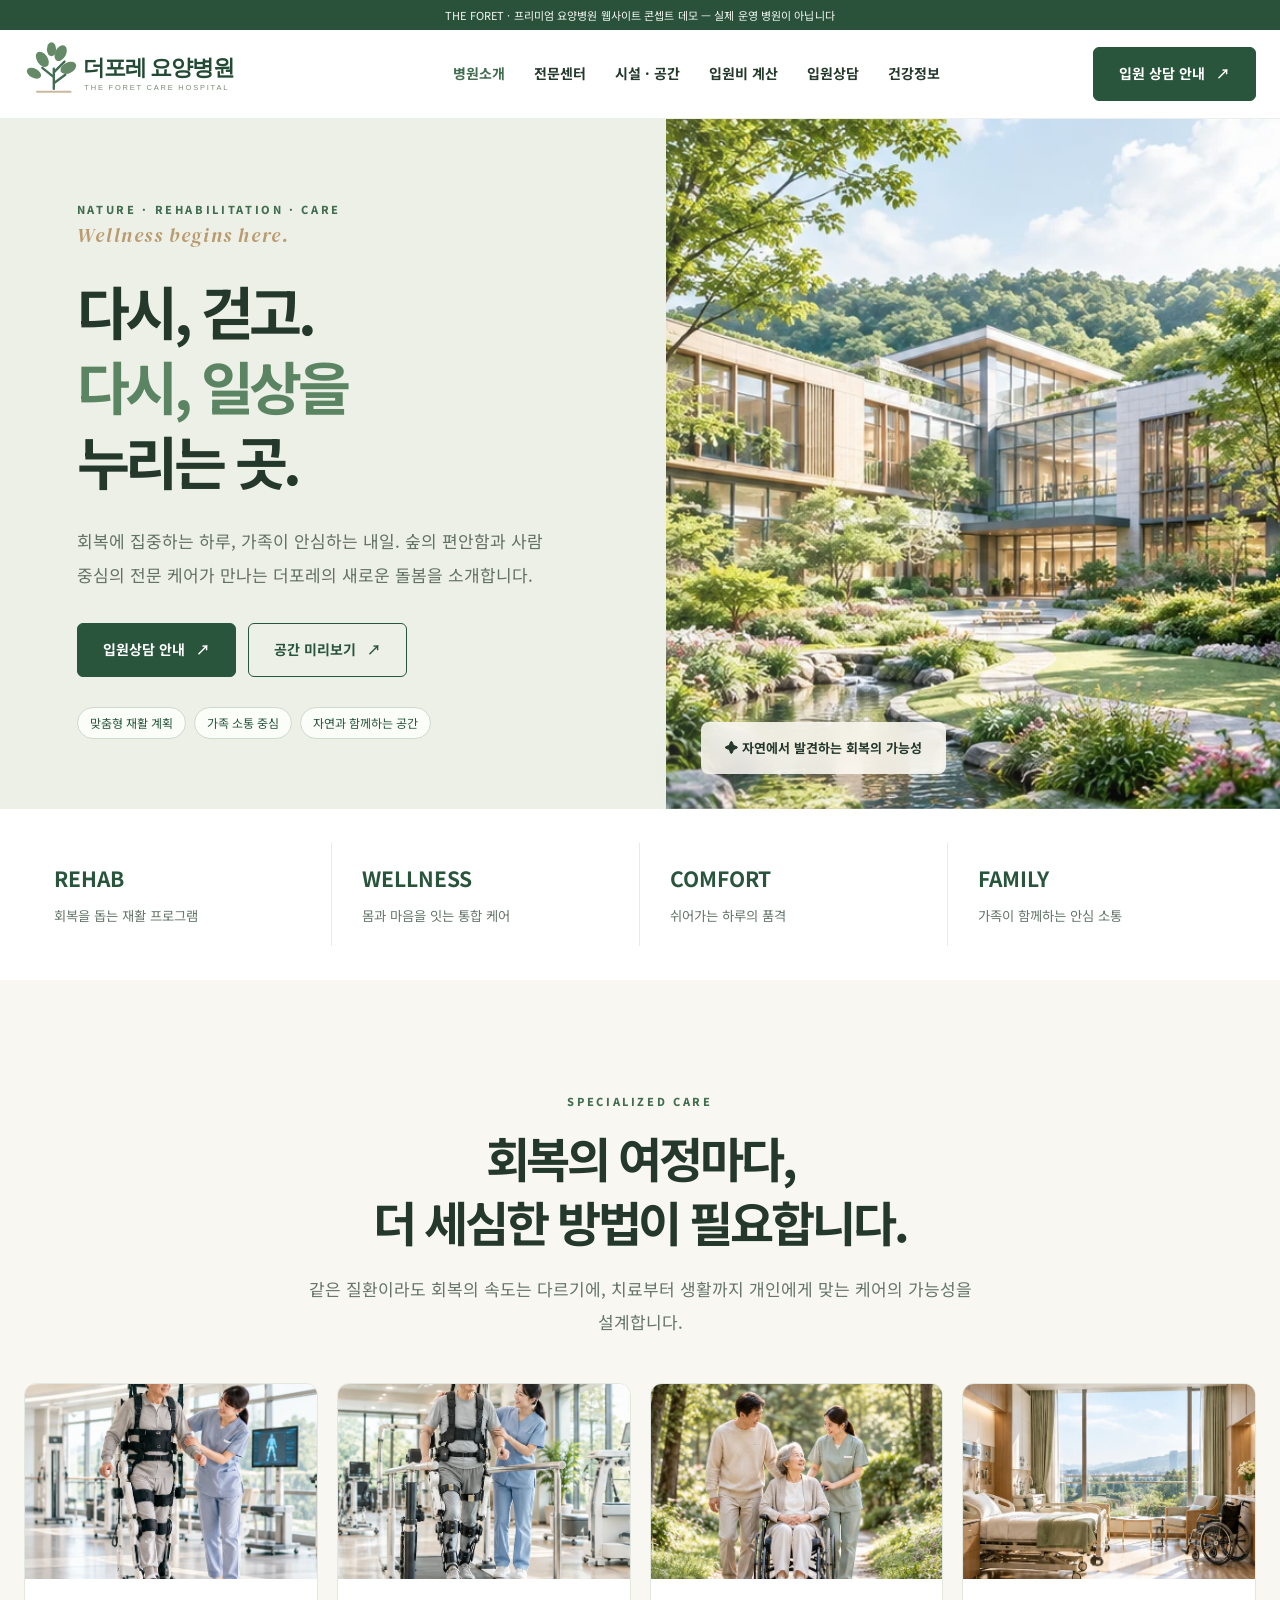
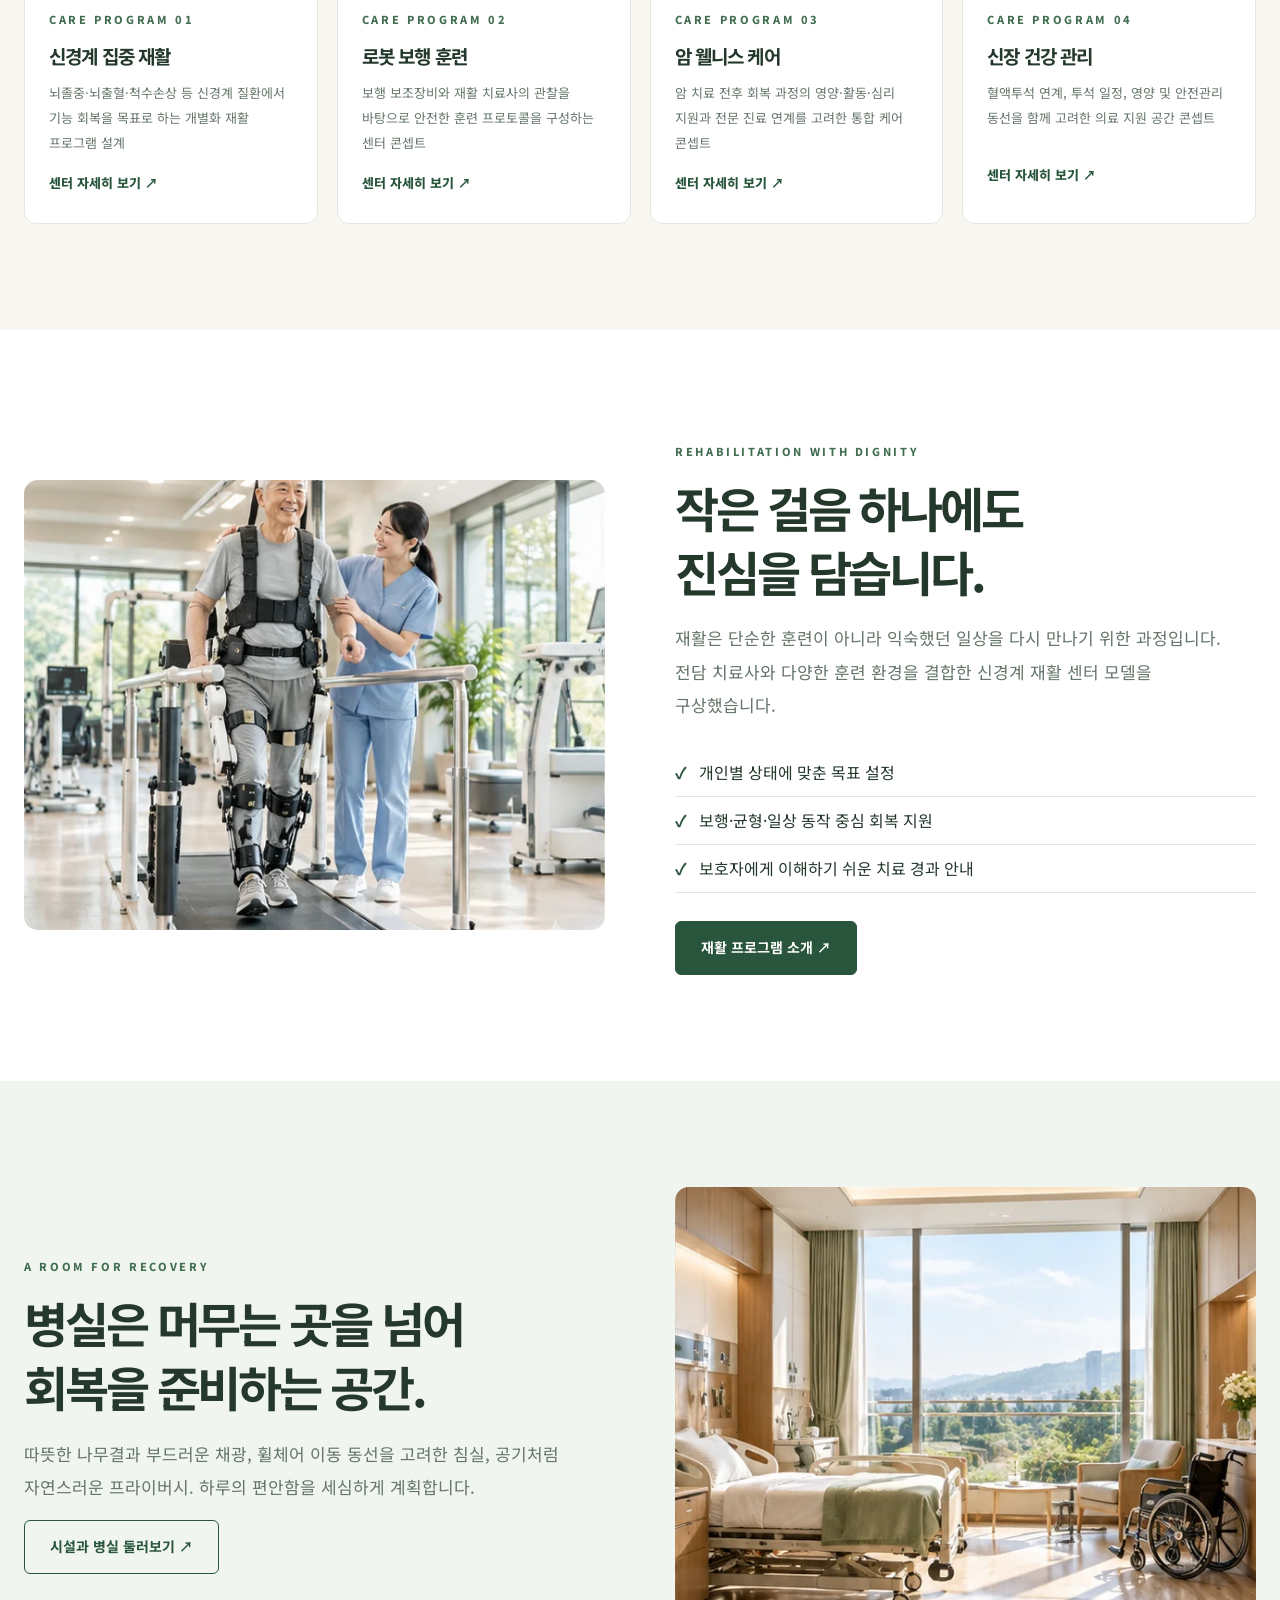
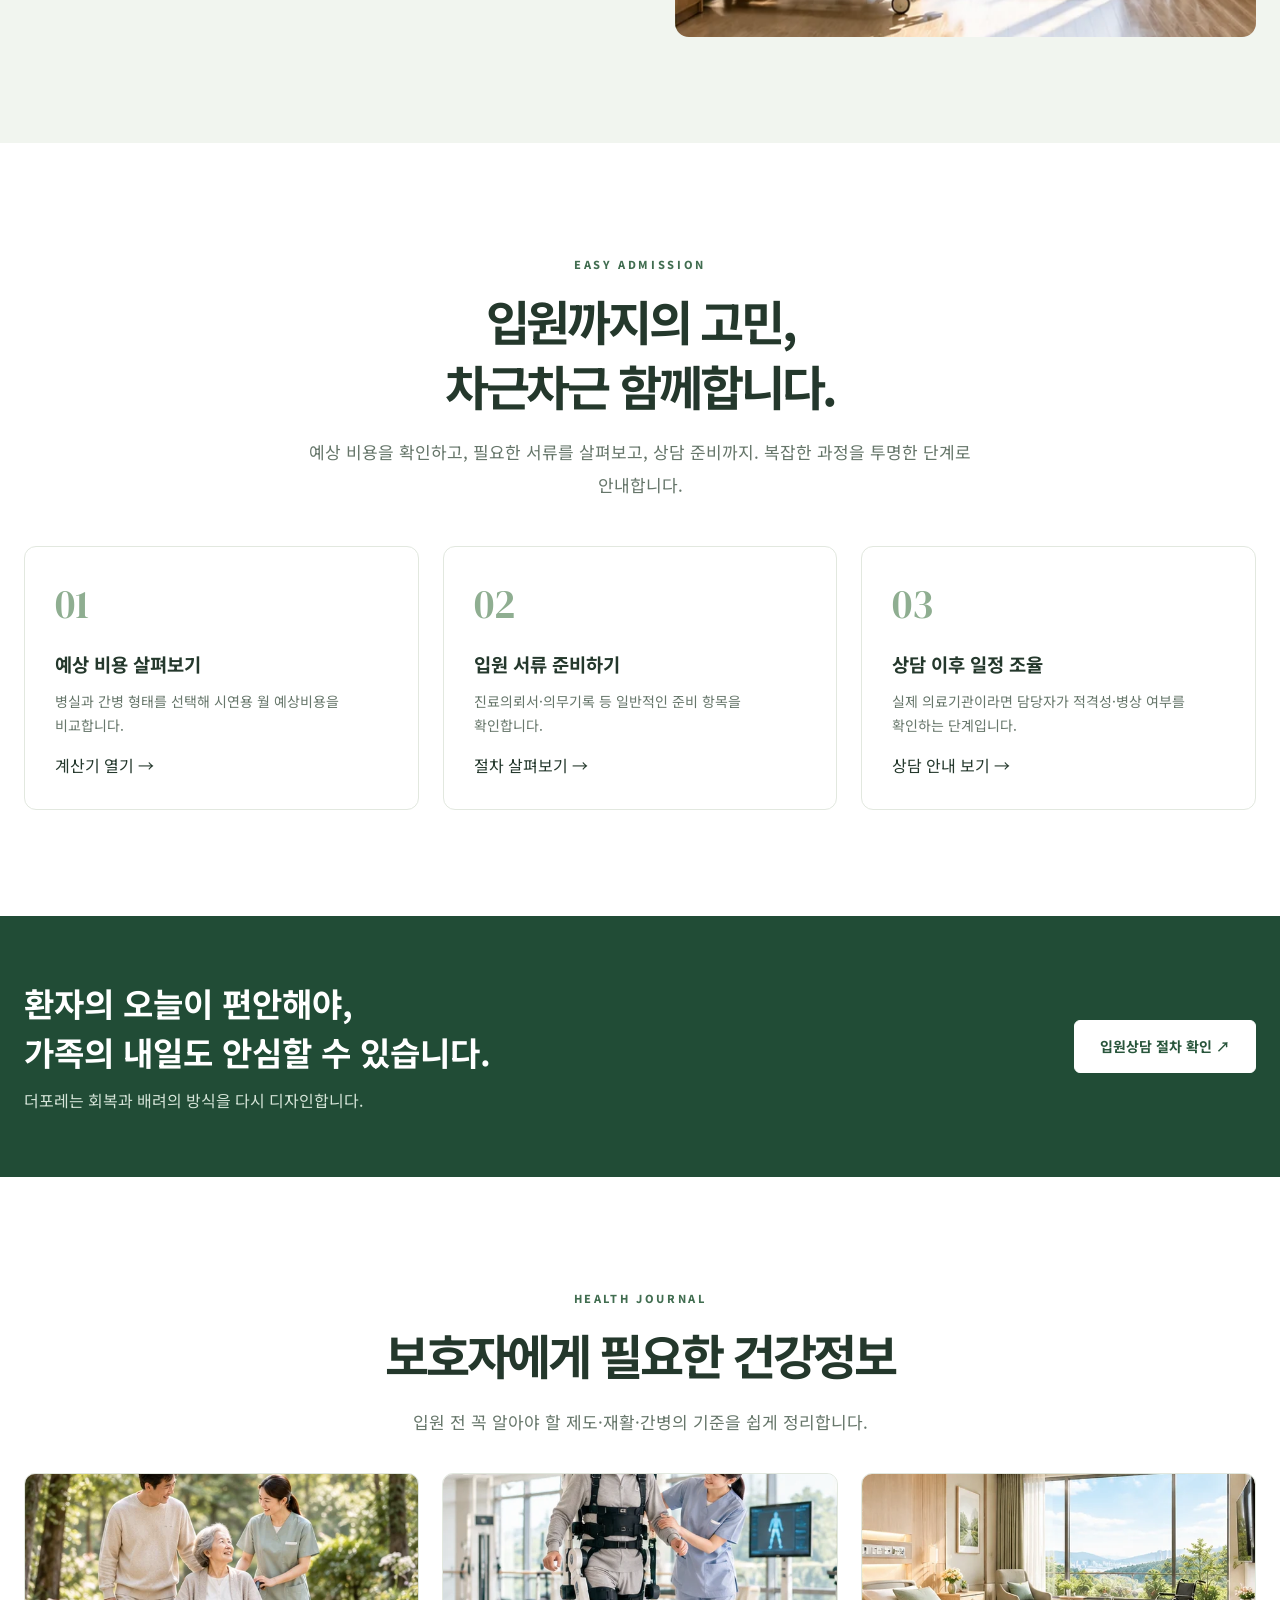
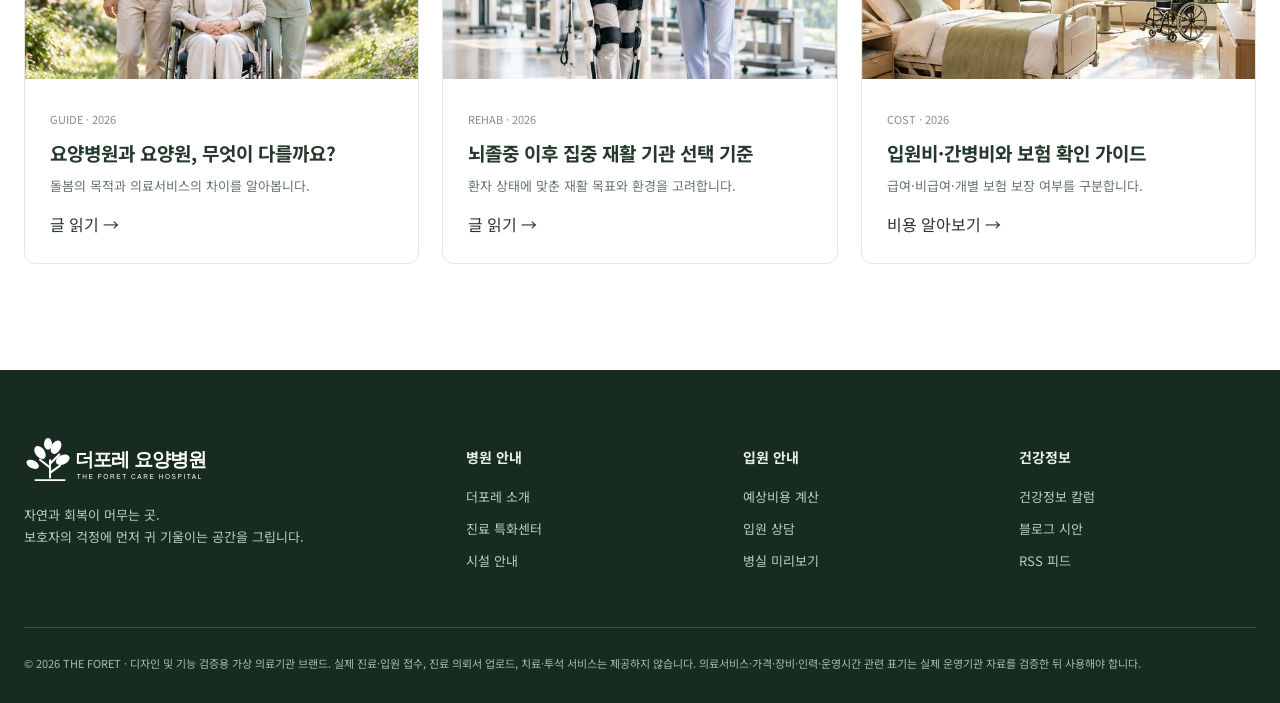
<file: index.html>
<!doctype html><html lang="ko"><head><meta charset="utf-8"><meta name="viewport" content="width=device-width,initial-scale=1"><meta name="theme-color" content="#28553b"><title>더포레 요양병원 | 프리미엄 재활·암 웰니스 돌봄</title><meta name="description" content="다시, 걷고. 다시, 일상을 누리는 곳. 더포레 전문재활·암 웰니스 요양병원 가상 브랜드 공식 사이트 콘셉트"><meta name="robots" content="index,follow"><meta name="googlebot" content="index,follow,max-image-preview:large"><link rel="canonical" href="https://fore.lexid.site/"><link rel="icon" href="/favicon.svg" type="image/svg+xml"><link rel="manifest" href="/site.webmanifest"><link rel="alternate" type="application/rss+xml" title="더포레 건강정보" href="https://fore.lexid.site/rss.xml"><meta property="og:type" content="website"><meta property="og:site_name" content="더포레 요양병원"><meta property="og:title" content="더포레 요양병원 | 프리미엄 재활·암 웰니스 돌봄"><meta property="og:description" content="다시, 걷고. 다시, 일상을 누리는 곳. 더포레 전문재활·암 웰니스 요양병원 가상 브랜드 공식 사이트 콘셉트"><meta property="og:url" content="https://fore.lexid.site/"><meta property="og:image" content="https://fore.lexid.site/assets/og-image.jpg"><meta property="og:image:type" content="image/jpeg"><meta property="og:image:width" content="1200"><meta property="og:image:height" content="630"><meta property="og:image:alt" content="더포레 요양병원 프리미엄 재활·웰니스 브랜드 소개"><meta property="og:locale" content="ko_KR"><meta name="twitter:card" content="summary_large_image"><meta name="twitter:image" content="https://fore.lexid.site/assets/og-image.jpg"><link rel="stylesheet" href="/styles.css"><script defer src="/site.js"></script><script type="application/ld+json">{"@context":"https://schema.org","@type":"WebSite","name":"더포레 요양병원 콘셉트 데모","url":"https://fore.lexid.site","description":"실제 운영 의료기관이 아닌 가상의 웹사이트 템플릿 시안"}</script></head><body data-page="home"><header id="site-header" class="header"></header><div class="sr-only"><a href="#main">본문 바로가기</a></div><main id="main">
<section class="hero"><div class="hero-copy"><span class="eyebrow">NATURE · REHABILITATION · CARE</span><div class="round-caption">Wellness begins here.</div><h1>다시, 걷고.<br><em>다시, 일상을</em><br>누리는 곳.</h1><p>회복에 집중하는 하루, 가족이 안심하는 내일. 숲의 편안함과 사람 중심의 전문 케어가 만나는 더포레의 새로운 돌봄을 소개합니다.</p><div class="hero-actions"><a class="btn" href="admission.html">입원상담 안내 <span aria-hidden="true">↗</span></a><a class="btn btn-outline" href="rooms.html">공간 미리보기 <span aria-hidden="true">↗</span></a></div><div class="pill-row"><span class="pill">맞춤형 재활 계획</span><span class="pill">가족 소통 중심</span><span class="pill">자연과 함께하는 공간</span></div></div><div class="hero-image" role="img" aria-label="숲 속 프리미엄 의료시설 AI 콘셉트 이미지"><span class="hero-chip">✦ 자연에서 발견하는 회복의 가능성</span></div></section>
<div class="wrap stats"><div class="stat"><strong>REHAB</strong><small>회복을 돕는 재활 프로그램</small></div><div class="stat"><strong>WELLNESS</strong><small>몸과 마음을 잇는 통합 케어</small></div><div class="stat"><strong>COMFORT</strong><small>쉬어가는 하루의 품격</small></div><div class="stat"><strong>FAMILY</strong><small>가족이 함께하는 안심 소통</small></div></div>
<section class="section section-soft"><div class="wrap"><div class="center"><span class="eyebrow">SPECIALIZED CARE</span><h2 class="section-title">회복의 여정마다,<br>더 세심한 방법이 필요합니다.</h2><p class="lead">같은 질환이라도 회복의 속도는 다르기에, 치료부터 생활까지 개인에게 맞는 케어의 가능성을 설계합니다.</p></div><div id="center-cards" class="cards"></div></div></section>
<section class="section"><div class="wrap split"><img class="photo" src="assets/robot2.webp" alt="물리치료사가 보행 보조 장비를 이용한 훈련을 돕는 AI 콘셉트 이미지"><div><span class="eyebrow">REHABILITATION WITH DIGNITY</span><h2 class="section-title">작은 걸음 하나에도<br>진심을 담습니다.</h2><p class="lead">재활은 단순한 훈련이 아니라 익숙했던 일상을 다시 만나기 위한 과정입니다. 전담 치료사와 다양한 훈련 환경을 결합한 신경계 재활 센터 모델을 구상했습니다.</p><ul class="checklist"><li>개인별 상태에 맞춘 목표 설정</li><li>보행·균형·일상 동작 중심 회복 지원</li><li>보호자에게 이해하기 쉬운 치료 경과 안내</li></ul><a class="btn" href="centers.html">재활 프로그램 소개 ↗</a></div></div></section>
<section class="section section-sage"><div class="wrap split"><div><span class="eyebrow">A ROOM FOR RECOVERY</span><h2 class="section-title">병실은 머무는 곳을 넘어<br>회복을 준비하는 공간.</h2><p class="lead">따뜻한 나무결과 부드러운 채광, 휠체어 이동 동선을 고려한 침실, 공기처럼 자연스러운 프라이버시. 하루의 편안함을 세심하게 계획합니다.</p><a class="btn btn-outline" href="rooms.html">시설과 병실 둘러보기 ↗</a></div><img class="photo" src="assets/suite.webp" alt="자연 채광과 전동 침대가 있는 프리미엄 병실 AI 콘셉트 이미지"></div></section>
<section class="section"><div class="wrap"><div class="center"><span class="eyebrow">EASY ADMISSION</span><h2 class="section-title">입원까지의 고민,<br>차근차근 함께합니다.</h2><p class="lead">예상 비용을 확인하고, 필요한 서류를 살펴보고, 상담 준비까지. 복잡한 과정을 투명한 단계로 안내합니다.</p></div><div class="steps"><div class="step"><b>01</b><h3>예상 비용 살펴보기</h3><p>병실과 간병 형태를 선택해 시연용 월 예상비용을 비교합니다.</p><a href="estimate.html">계산기 열기 →</a></div><div class="step"><b>02</b><h3>입원 서류 준비하기</h3><p>진료의뢰서·의무기록 등 일반적인 준비 항목을 확인합니다.</p><a href="admission.html">절차 살펴보기 →</a></div><div class="step"><b>03</b><h3>상담 이후 일정 조율</h3><p>실제 의료기관이라면 담당자가 적격성·병상 여부를 확인하는 단계입니다.</p><a href="admission.html">상담 안내 보기 →</a></div></div></div></section>
<section class="band"><div class="wrap"><div><h2>환자의 오늘이 편안해야,<br>가족의 내일도 안심할 수 있습니다.</h2><p>더포레는 회복과 배려의 방식을 다시 디자인합니다.</p></div><a class="btn btn-light" href="admission.html">입원상담 절차 확인 ↗</a></div></section>
<section class="section"><div class="wrap"><div class="center"><span class="eyebrow">HEALTH JOURNAL</span><h2 class="section-title">보호자에게 필요한 건강정보</h2><p class="lead">입원 전 꼭 알아야 할 제도·재활·간병의 기준을 쉽게 정리합니다.</p></div><div class="post-list"><article class="post"><img src="assets/garden.webp" alt="숲속 산책 AI 이미지"><div class="body"><span class="meta">GUIDE · 2026</span><h3>요양병원과 요양원, 무엇이 다를까요?</h3><p>돌봄의 목적과 의료서비스의 차이를 알아봅니다.</p><a href="journal.html">글 읽기 →</a></div></article><article class="post"><img src="assets/robot.webp" alt="재활 치료 AI 이미지"><div class="body"><span class="meta">REHAB · 2026</span><h3>뇌졸중 이후 집중 재활 기관 선택 기준</h3><p>환자 상태에 맞춘 재활 목표와 환경을 고려합니다.</p><a href="journal.html">글 읽기 →</a></div></article><article class="post"><img src="assets/suite2.webp" alt="병실 AI 이미지"><div class="body"><span class="meta">COST · 2026</span><h3>입원비·간병비와 보험 확인 가이드</h3><p>급여·비급여·개별 보험 보장 여부를 구분합니다.</p><a href="estimate.html">비용 알아보기 →</a></div></article></div></div></section>
</main><footer id="site-footer" class="footer"></footer></body></html>
</file>
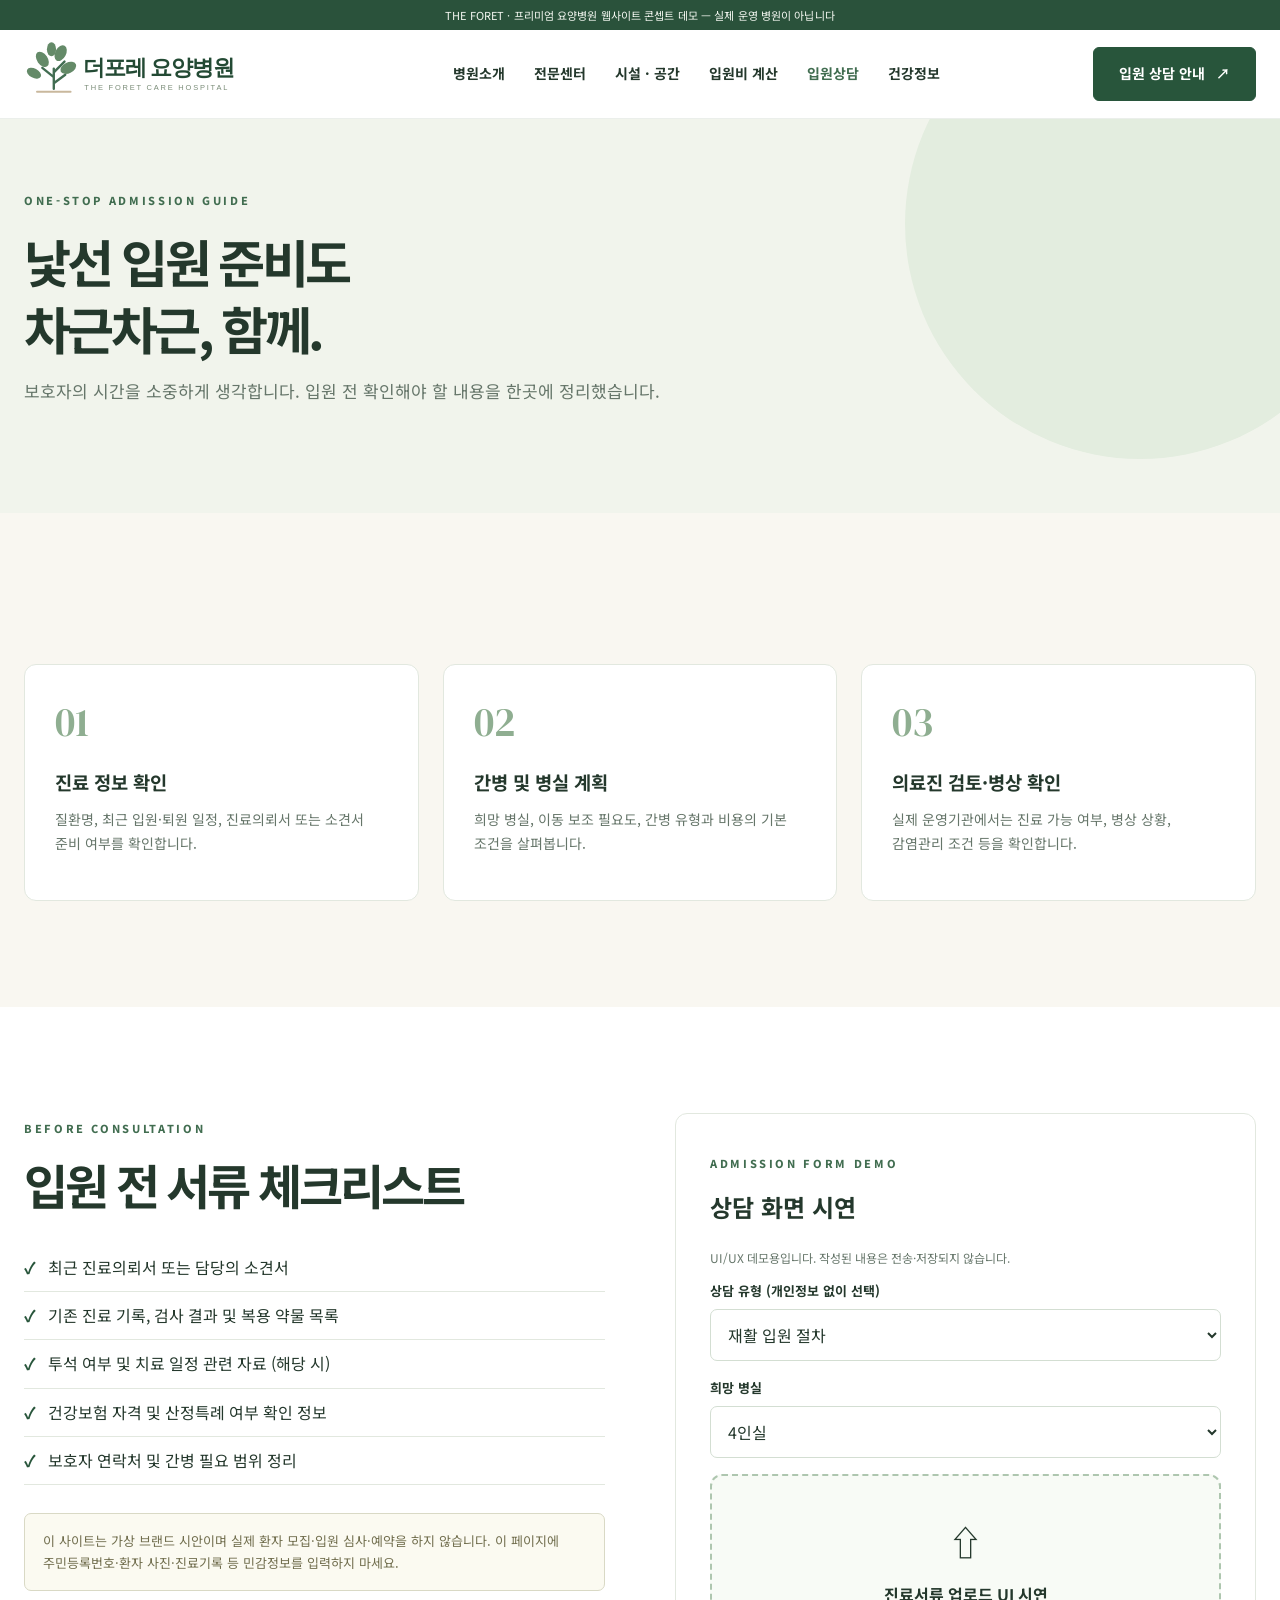
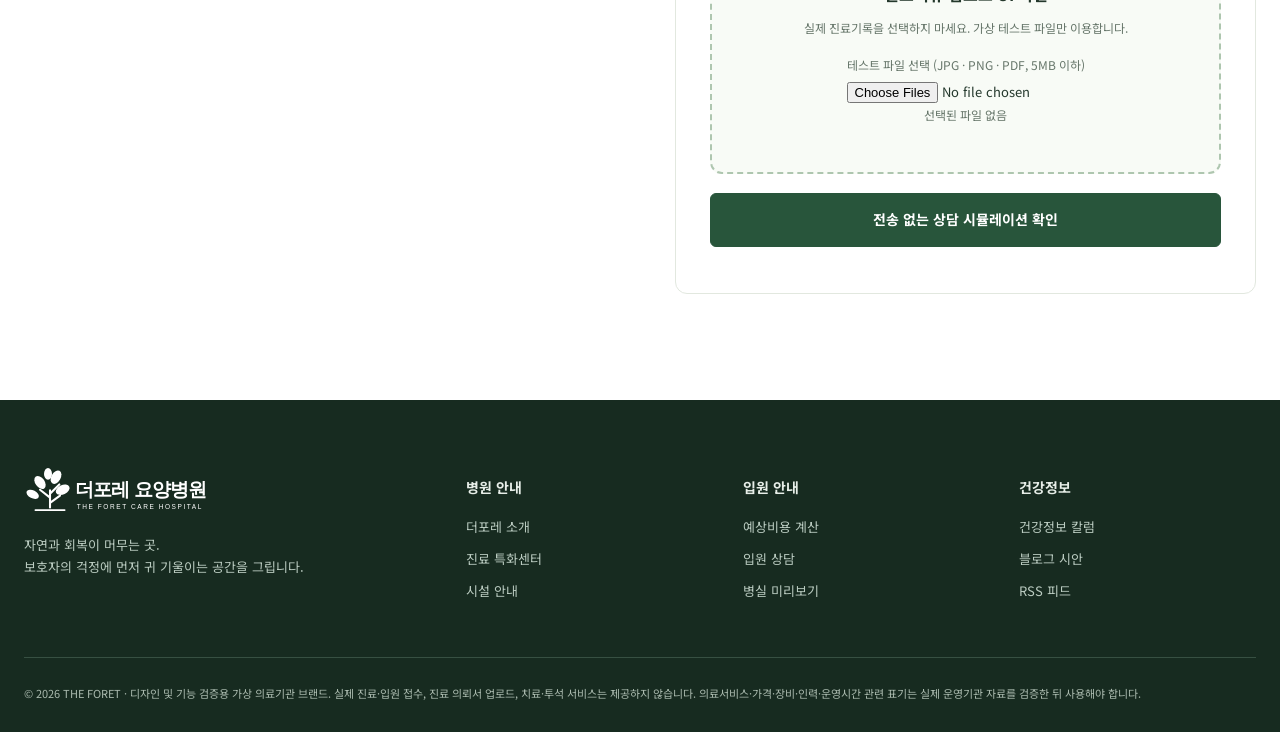
<file: admission.html>
<!doctype html><html lang="ko"><head><meta charset="utf-8"><meta name="viewport" content="width=device-width,initial-scale=1"><meta name="theme-color" content="#28553b"><title>입원 상담·준비 절차 | 더포레</title><meta name="description" content="대학병원 퇴원 예정 환자를 위한 진료의뢰서, 소견서, 병실·간병 상담 준비 항목. 민감한 의료정보는 접수하지 않는 데모입니다."><meta name="robots" content="index,follow"><meta name="googlebot" content="index,follow,max-image-preview:large"><link rel="canonical" href="https://fore.lexid.site/admission.html"><link rel="icon" href="/favicon.svg" type="image/svg+xml"><link rel="manifest" href="/site.webmanifest"><link rel="alternate" type="application/rss+xml" title="더포레 건강정보" href="https://fore.lexid.site/rss.xml"><meta property="og:type" content="website"><meta property="og:site_name" content="더포레 요양병원"><meta property="og:title" content="입원 상담·준비 절차 | 더포레"><meta property="og:description" content="대학병원 퇴원 예정 환자를 위한 진료의뢰서, 소견서, 병실·간병 상담 준비 항목. 민감한 의료정보는 접수하지 않는 데모입니다."><meta property="og:url" content="https://fore.lexid.site/admission.html"><meta property="og:image" content="https://fore.lexid.site/assets/og-image.jpg"><meta property="og:image:type" content="image/jpeg"><meta property="og:image:width" content="1200"><meta property="og:image:height" content="630"><meta property="og:image:alt" content="더포레 요양병원 프리미엄 재활·웰니스 브랜드 소개"><meta property="og:locale" content="ko_KR"><meta name="twitter:card" content="summary_large_image"><meta name="twitter:image" content="https://fore.lexid.site/assets/og-image.jpg"><link rel="stylesheet" href="/styles.css"><script defer src="/site.js"></script><script type="application/ld+json">{"@context":"https://schema.org","@type":"WebSite","name":"더포레 요양병원 콘셉트 데모","url":"https://fore.lexid.site","description":"실제 운영 의료기관이 아닌 가상의 웹사이트 템플릿 시안"}</script></head><body data-page="admission"><header id="site-header" class="header"></header><div class="sr-only"><a href="#main">본문 바로가기</a></div><main id="main">
<section class="page-hero"><div class="wrap"><span class="eyebrow">ONE-STOP ADMISSION GUIDE</span><h1>낯선 입원 준비도<br>차근차근, 함께.</h1><p>보호자의 시간을 소중하게 생각합니다. 입원 전 확인해야 할 내용을 한곳에 정리했습니다.</p></div></section>
<section class="section section-soft"><div class="wrap"><div class="steps"><div class="step"><b>01</b><h3>진료 정보 확인</h3><p>질환명, 최근 입원·퇴원 일정, 진료의뢰서 또는 소견서 준비 여부를 확인합니다.</p></div><div class="step"><b>02</b><h3>간병 및 병실 계획</h3><p>희망 병실, 이동 보조 필요도, 간병 유형과 비용의 기본 조건을 살펴봅니다.</p></div><div class="step"><b>03</b><h3>의료진 검토·병상 확인</h3><p>실제 운영기관에서는 진료 가능 여부, 병상 상황, 감염관리 조건 등을 확인합니다.</p></div></div></div></section>
<section class="section"><div class="wrap"><div class="split" style="align-items:start"><div><span class="eyebrow">BEFORE CONSULTATION</span><h2 class="section-title">입원 전 서류 체크리스트</h2><ul class="checklist"><li>최근 진료의뢰서 또는 담당의 소견서</li><li>기존 진료 기록, 검사 결과 및 복용 약물 목록</li><li>투석 여부 및 치료 일정 관련 자료 (해당 시)</li><li>건강보험 자격 및 산정특례 여부 확인 정보</li><li>보호자 연락처 및 간병 필요 범위 정리</li></ul><div class="warning">이 사이트는 가상 브랜드 시안이며 실제 환자 모집·입원 심사·예약을 하지 않습니다. 이 페이지에 주민등록번호·환자 사진·진료기록 등 민감정보를 입력하지 마세요.</div></div><form id="demo-form" class="form-panel" novalidate><span class="eyebrow">ADMISSION FORM DEMO</span><h2 style="margin-top:12px">상담 화면 시연</h2><p class="tiny">UI/UX 데모용입니다. 작성된 내용은 전송·저장되지 않습니다.</p><div class="field"><label for="demo-topic">상담 유형 (개인정보 없이 선택)</label><select id="demo-topic"><option>재활 입원 절차</option><option>암 웰니스 입원 절차</option><option>신장 건강관리·투석 연계</option><option>병실·비용 비교</option></select></div><div class="field"><label for="demo-room">희망 병실</label><select id="demo-room"><option>1인실</option><option>2인실</option><option selected>4인실</option></select></div><div class="upload-box"><span style="font-size:35px" aria-hidden="true">⇧</span><strong>진료서류 업로드 UI 시연</strong><p class="tiny">실제 진료기록을 선택하지 마세요. 가상 테스트 파일만 이용합니다.</p><label for="docs" class="tiny">테스트 파일 선택 (JPG · PNG · PDF, 5MB 이하)</label><input id="docs" type="file" accept="image/jpeg,image/png,application/pdf" multiple><p id="file-feedback" class="tiny" aria-live="polite">선택된 파일 없음</p></div><button class="btn" type="submit" style="margin-top:19px;width:100%">전송 없는 상담 시뮬레이션 확인</button><p tabindex="-1" id="form-feedback" class="tiny" aria-live="polite"></p></form></div></div></section>
</main><footer id="site-footer" class="footer"></footer></body></html>
</file>
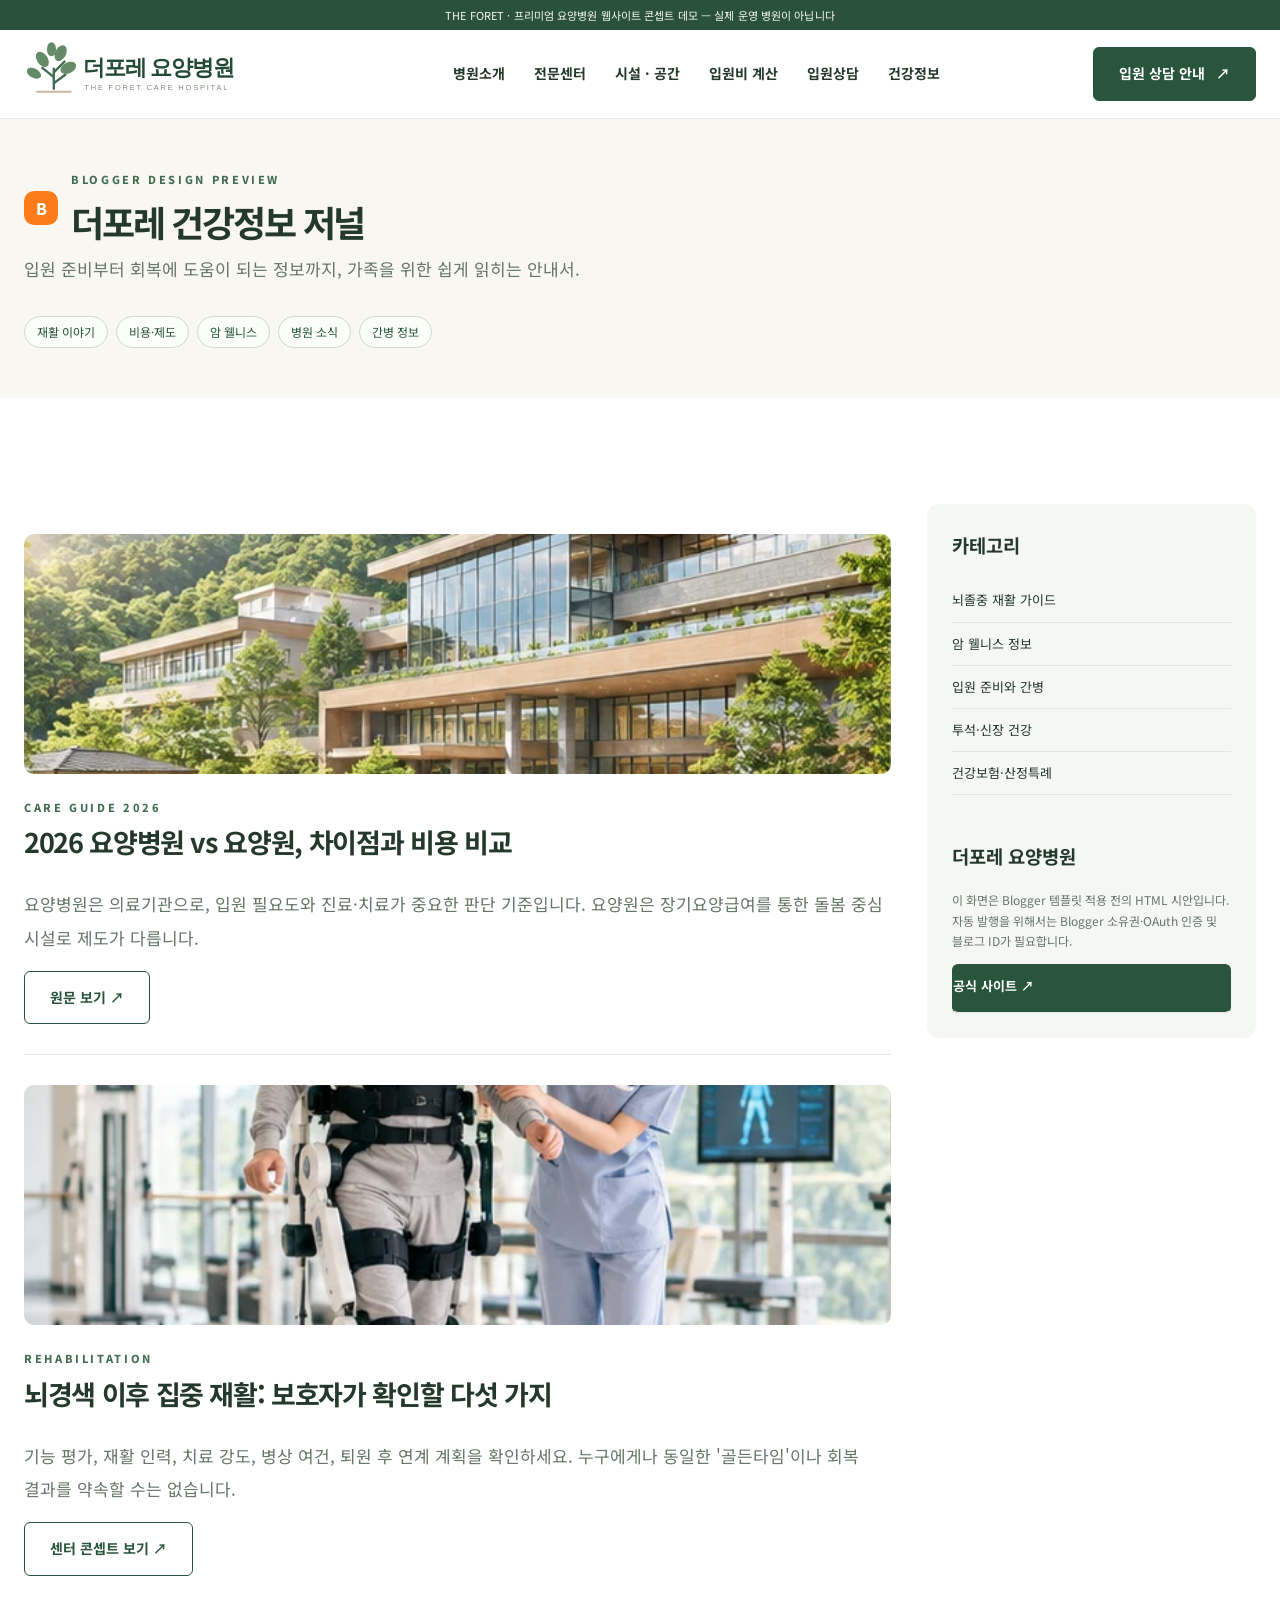
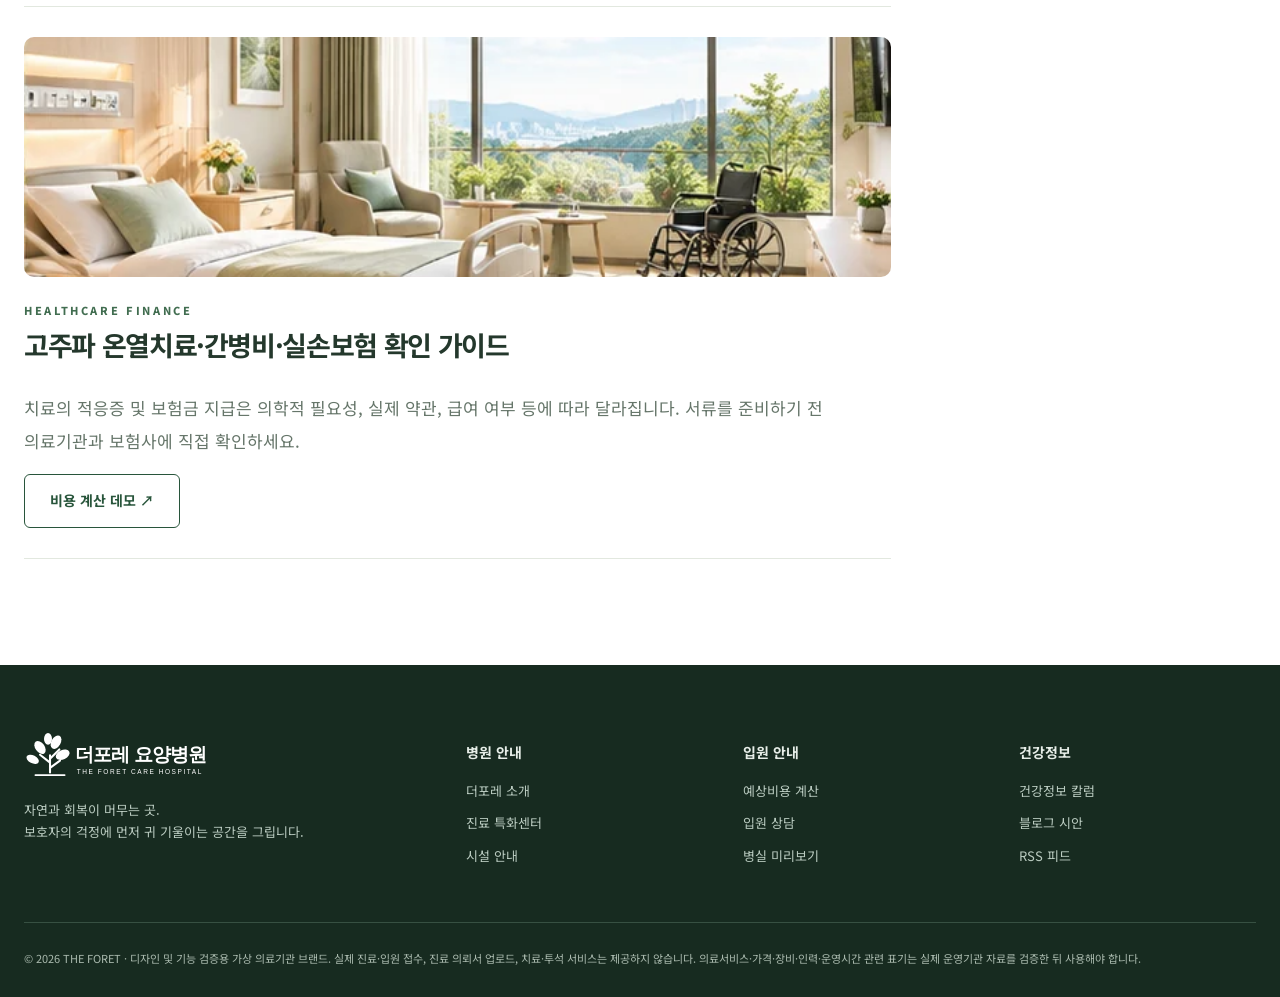
<file: blog.html>
<!doctype html><html lang="ko"><head><meta charset="utf-8"><meta name="viewport" content="width=device-width,initial-scale=1"><meta name="theme-color" content="#28553b"><title>더포레 건강정보 블로그 시안</title><meta name="description" content="더포레 요양병원 2026 재활·간병·건강보험 가이드 블로그 디자인 시안."><meta name="robots" content="index,follow"><meta name="googlebot" content="index,follow,max-image-preview:large"><link rel="canonical" href="https://fore.lexid.site/blog.html"><link rel="icon" href="/favicon.svg" type="image/svg+xml"><link rel="manifest" href="/site.webmanifest"><link rel="alternate" type="application/rss+xml" title="더포레 건강정보" href="https://fore.lexid.site/rss.xml"><meta property="og:type" content="website"><meta property="og:site_name" content="더포레 요양병원"><meta property="og:title" content="더포레 건강정보 블로그 시안"><meta property="og:description" content="더포레 요양병원 2026 재활·간병·건강보험 가이드 블로그 디자인 시안."><meta property="og:url" content="https://fore.lexid.site/blog.html"><meta property="og:image" content="https://fore.lexid.site/assets/og-image.jpg"><meta property="og:image:type" content="image/jpeg"><meta property="og:image:width" content="1200"><meta property="og:image:height" content="630"><meta property="og:image:alt" content="더포레 요양병원 프리미엄 재활·웰니스 브랜드 소개"><meta property="og:locale" content="ko_KR"><meta name="twitter:card" content="summary_large_image"><meta name="twitter:image" content="https://fore.lexid.site/assets/og-image.jpg"><link rel="stylesheet" href="/styles.css"><script defer src="/site.js"></script><script type="application/ld+json">{"@context":"https://schema.org","@type":"WebSite","name":"더포레 요양병원 콘셉트 데모","url":"https://fore.lexid.site","description":"실제 운영 의료기관이 아닌 가상의 웹사이트 템플릿 시안"}</script></head><body data-page="blog"><header id="site-header" class="header"></header><div class="sr-only"><a href="#main">본문 바로가기</a></div><main id="main">
<section class="section section-soft" style="padding-top:45px;padding-bottom:50px"><div class="wrap"><div class="blog-brand"><div class="b">B</div><div><span class="eyebrow">BLOGGER DESIGN PREVIEW</span><h1 style="font-size:36px;margin:0;letter-spacing:-.06em">더포레 건강정보 저널</h1></div></div><p class="lead">입원 준비부터 회복에 도움이 되는 정보까지, 가족을 위한 쉽게 읽히는 안내서.</p><div class="pill-row"><span class="pill">재활 이야기</span><span class="pill">비용·제도</span><span class="pill">암 웰니스</span><span class="pill">병원 소식</span><span class="pill">간병 정보</span></div></div></section>
<section class="section"><div class="wrap blog-list"><main><article class="blog-entry"><img src="assets/campus2.webp" alt="병원 외부 공간 AI 시안"><span class="eyebrow">CARE GUIDE 2026</span><h2>2026 요양병원 vs 요양원, 차이점과 비용 비교</h2><p class="lead">요양병원은 의료기관으로, 입원 필요도와 진료·치료가 중요한 판단 기준입니다. 요양원은 장기요양급여를 통한 돌봄 중심 시설로 제도가 다릅니다.</p><a class="btn btn-outline" href="journal.html">원문 보기 ↗</a></article><article class="blog-entry"><img src="assets/robot.webp" alt="재활 AI 시안"><span class="eyebrow">REHABILITATION</span><h2>뇌경색 이후 집중 재활: 보호자가 확인할 다섯 가지</h2><p class="lead">기능 평가, 재활 인력, 치료 강도, 병상 여건, 퇴원 후 연계 계획을 확인하세요. 누구에게나 동일한 '골든타임'이나 회복 결과를 약속할 수는 없습니다.</p><a class="btn btn-outline" href="centers.html">센터 콘셉트 보기 ↗</a></article><article class="blog-entry"><img src="assets/suite2.webp" alt="병실 AI 시안"><span class="eyebrow">HEALTHCARE FINANCE</span><h2>고주파 온열치료·간병비·실손보험 확인 가이드</h2><p class="lead">치료의 적응증 및 보험금 지급은 의학적 필요성, 실제 약관, 급여 여부 등에 따라 달라집니다. 서류를 준비하기 전 의료기관과 보험사에 직접 확인하세요.</p><a class="btn btn-outline" href="estimate.html">비용 계산 데모 ↗</a></article></main><aside class="blog-side"><h3>카테고리</h3><a href="journal.html">뇌졸중 재활 가이드</a><a href="journal.html">암 웰니스 정보</a><a href="journal.html">입원 준비와 간병</a><a href="journal.html">투석·신장 건강</a><a href="journal.html">건강보험·산정특례</a><h3 style="margin-top:45px">더포레 요양병원</h3><p class="tiny">이 화면은 Blogger 템플릿 적용 전의 HTML 시안입니다. 자동 발행을 위해서는 Blogger 소유권·OAuth 인증 및 블로그 ID가 필요합니다.</p><a class="btn" href="index.html">공식 사이트 ↗</a></aside></div></section>
</main><footer id="site-footer" class="footer"></footer></body></html>
</file>
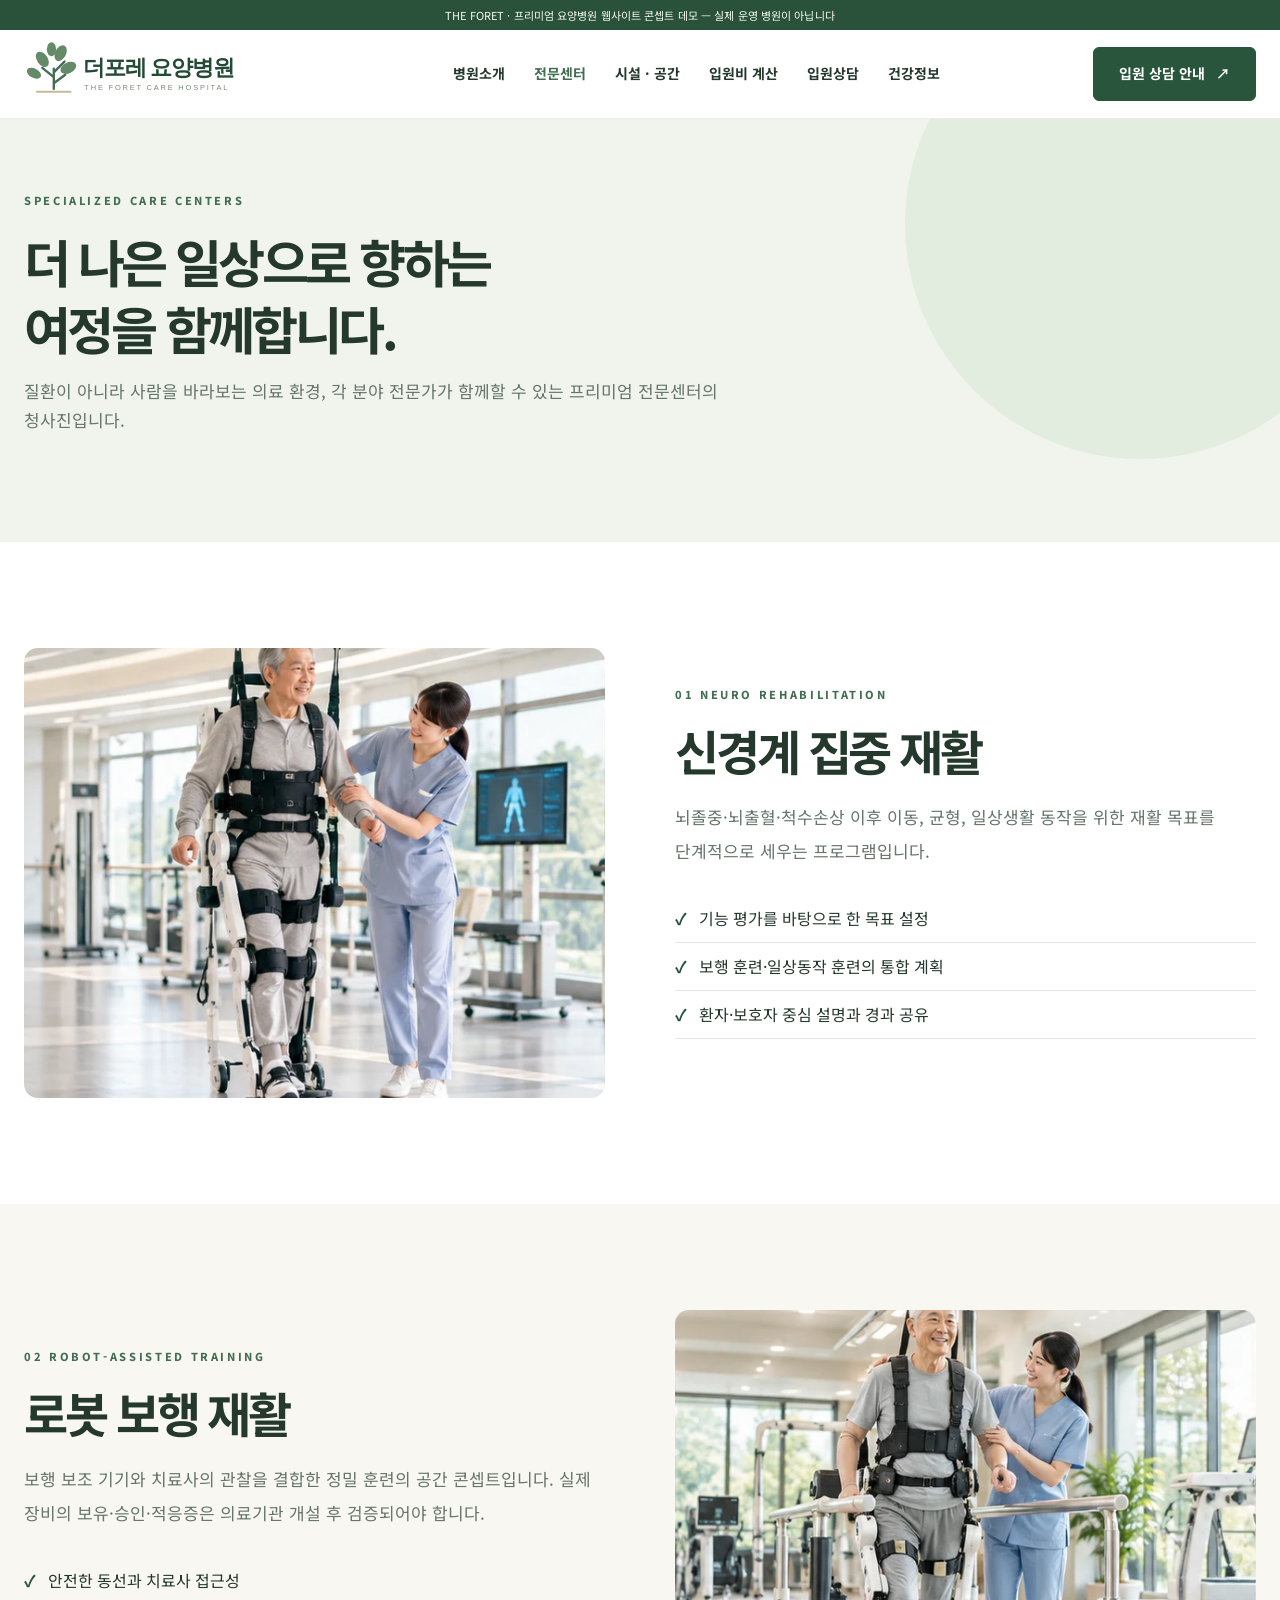
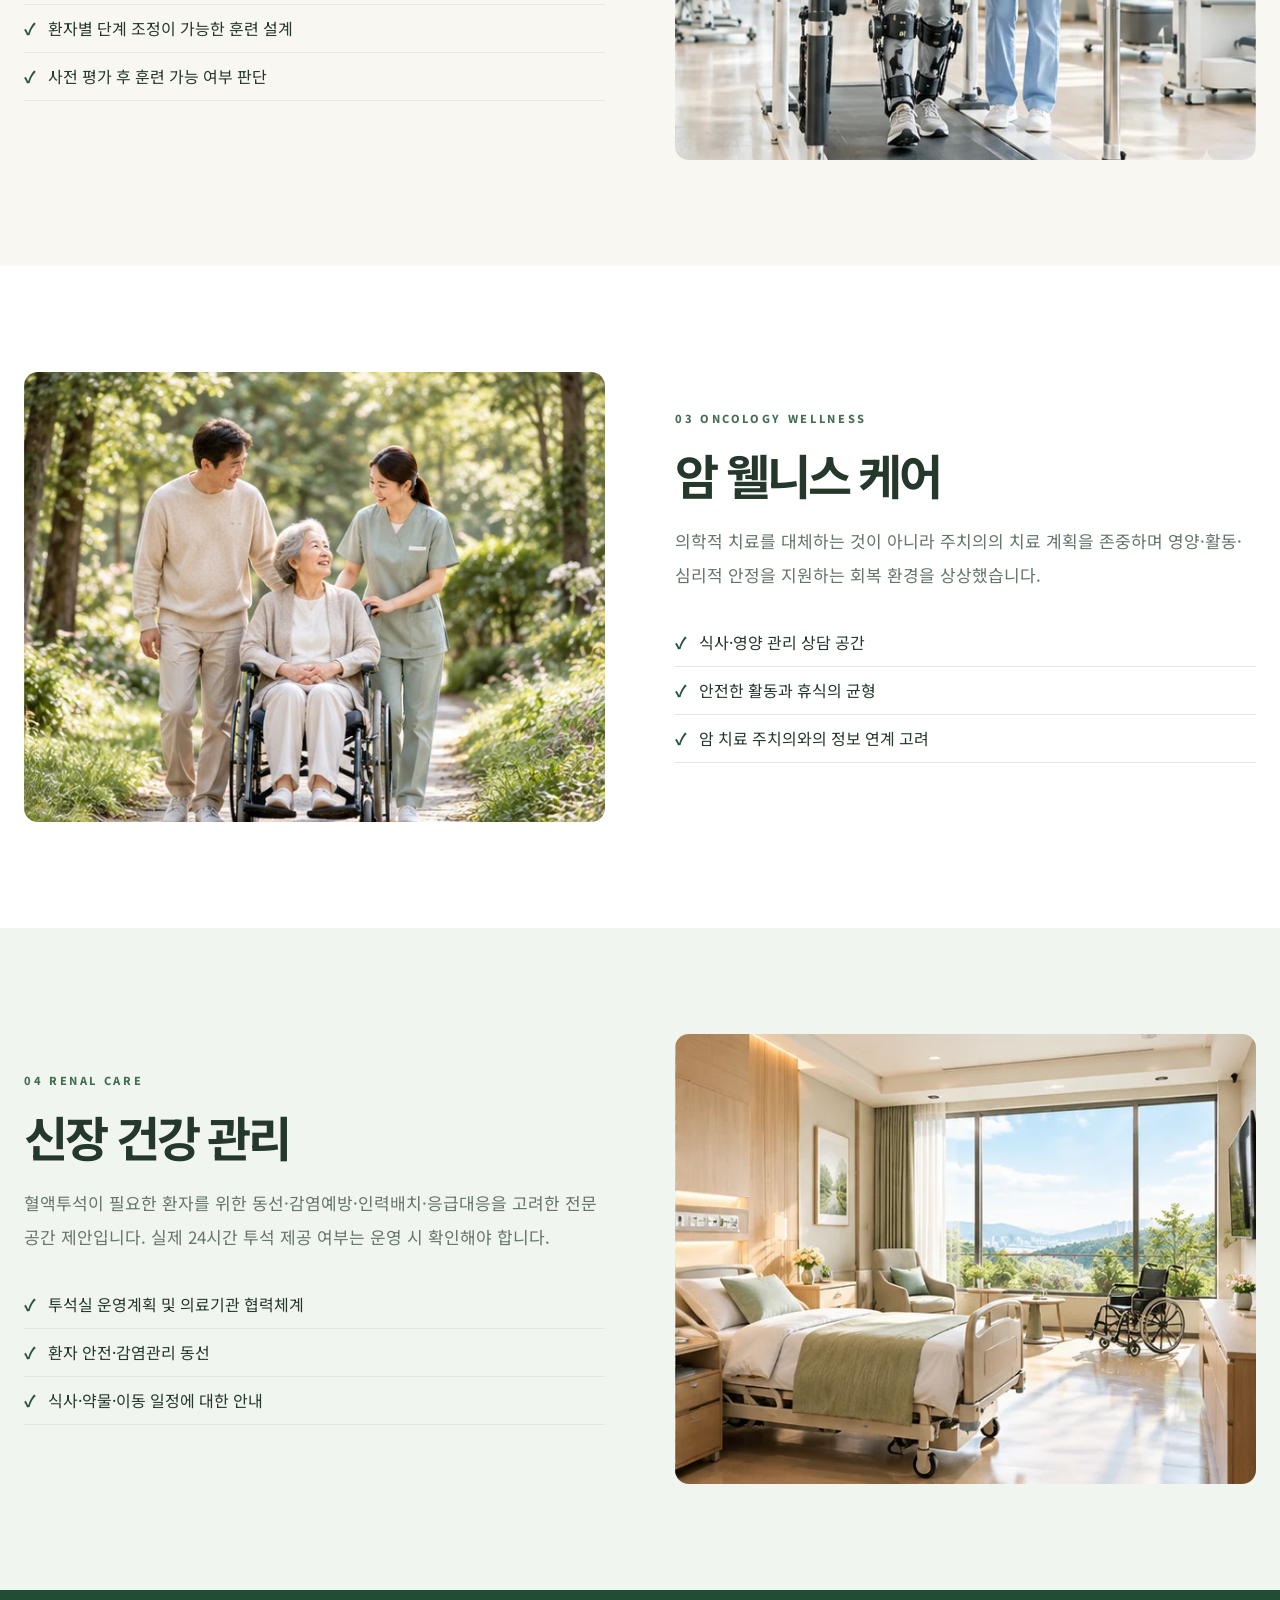
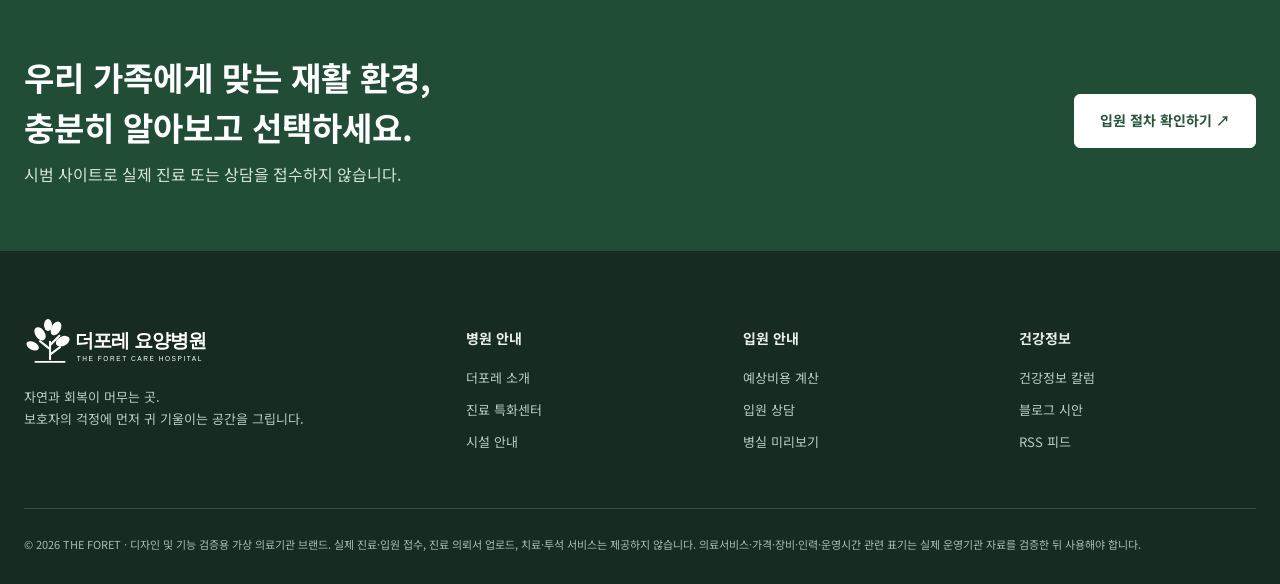
<file: centers.html>
<!doctype html><html lang="ko"><head><meta charset="utf-8"><meta name="viewport" content="width=device-width,initial-scale=1"><meta name="theme-color" content="#28553b"><title>전문센터 | 더포레 요양병원</title><meta name="description" content="뇌혈관 신경계 재활·로봇 보행·암 웰니스·신장 건강 관리의 특화센터 콘셉트를 소개합니다."><meta name="robots" content="index,follow"><meta name="googlebot" content="index,follow,max-image-preview:large"><link rel="canonical" href="https://fore.lexid.site/centers.html"><link rel="icon" href="/favicon.svg" type="image/svg+xml"><link rel="manifest" href="/site.webmanifest"><link rel="alternate" type="application/rss+xml" title="더포레 건강정보" href="https://fore.lexid.site/rss.xml"><meta property="og:type" content="website"><meta property="og:site_name" content="더포레 요양병원"><meta property="og:title" content="전문센터 | 더포레 요양병원"><meta property="og:description" content="뇌혈관 신경계 재활·로봇 보행·암 웰니스·신장 건강 관리의 특화센터 콘셉트를 소개합니다."><meta property="og:url" content="https://fore.lexid.site/centers.html"><meta property="og:image" content="https://fore.lexid.site/assets/og-image.jpg"><meta property="og:image:type" content="image/jpeg"><meta property="og:image:width" content="1200"><meta property="og:image:height" content="630"><meta property="og:image:alt" content="더포레 요양병원 프리미엄 재활·웰니스 브랜드 소개"><meta property="og:locale" content="ko_KR"><meta name="twitter:card" content="summary_large_image"><meta name="twitter:image" content="https://fore.lexid.site/assets/og-image.jpg"><link rel="stylesheet" href="/styles.css"><script defer src="/site.js"></script><script type="application/ld+json">{"@context":"https://schema.org","@type":"WebSite","name":"더포레 요양병원 콘셉트 데모","url":"https://fore.lexid.site","description":"실제 운영 의료기관이 아닌 가상의 웹사이트 템플릿 시안"}</script></head><body data-page="centers"><header id="site-header" class="header"></header><div class="sr-only"><a href="#main">본문 바로가기</a></div><main id="main">
<section class="page-hero"><div class="wrap"><span class="eyebrow">SPECIALIZED CARE CENTERS</span><h1>더 나은 일상으로 향하는<br>여정을 함께합니다.</h1><p>질환이 아니라 사람을 바라보는 의료 환경, 각 분야 전문가가 함께할 수 있는 프리미엄 전문센터의 청사진입니다.</p></div></section>
<section class="section"><div class="wrap"><div class="split"><img class="photo" src="assets/robot.webp" alt="재활 치료 시뮬레이션 AI 이미지"><div><span class="eyebrow">01 NEURO REHABILITATION</span><h2 class="section-title">신경계 집중 재활</h2><p class="lead">뇌졸중·뇌출혈·척수손상 이후 이동, 균형, 일상생활 동작을 위한 재활 목표를 단계적으로 세우는 프로그램입니다.</p><ul class="checklist"><li>기능 평가를 바탕으로 한 목표 설정</li><li>보행 훈련·일상동작 훈련의 통합 계획</li><li>환자·보호자 중심 설명과 경과 공유</li></ul></div></div></div></section>
<section class="section section-soft"><div class="wrap"><div class="split"><div><span class="eyebrow">02 ROBOT-ASSISTED TRAINING</span><h2 class="section-title">로봇 보행 재활</h2><p class="lead">보행 보조 기기와 치료사의 관찰을 결합한 정밀 훈련의 공간 콘셉트입니다. 실제 장비의 보유·승인·적응증은 의료기관 개설 후 검증되어야 합니다.</p><ul class="checklist"><li>안전한 동선과 치료사 접근성</li><li>환자별 단계 조정이 가능한 훈련 설계</li><li>사전 평가 후 훈련 가능 여부 판단</li></ul></div><img class="photo" src="assets/robot2.webp" alt="로봇 보행 재활 기획 이미지"></div></div></section>
<section class="section"><div class="wrap"><div class="split"><img class="photo" src="assets/garden.webp" alt="환자·보호자·돌봄인력 정원 산책 AI 이미지"><div><span class="eyebrow">03 ONCOLOGY WELLNESS</span><h2 class="section-title">암 웰니스 케어</h2><p class="lead">의학적 치료를 대체하는 것이 아니라 주치의의 치료 계획을 존중하며 영양·활동·심리적 안정을 지원하는 회복 환경을 상상했습니다.</p><ul class="checklist"><li>식사·영양 관리 상담 공간</li><li>안전한 활동과 휴식의 균형</li><li>암 치료 주치의와의 정보 연계 고려</li></ul></div></div></div></section>
<section class="section section-sage"><div class="wrap"><div class="split"><div><span class="eyebrow">04 RENAL CARE</span><h2 class="section-title">신장 건강 관리</h2><p class="lead">혈액투석이 필요한 환자를 위한 동선·감염예방·인력배치·응급대응을 고려한 전문 공간 제안입니다. 실제 24시간 투석 제공 여부는 운영 시 확인해야 합니다.</p><ul class="checklist"><li>투석실 운영계획 및 의료기관 협력체계</li><li>환자 안전·감염관리 동선</li><li>식사·약물·이동 일정에 대한 안내</li></ul></div><img class="photo" src="assets/suite2.webp" alt="환자 돌봄 환경 AI 이미지"></div></div></section>
<section class="band"><div class="wrap"><div><h2>우리 가족에게 맞는 재활 환경,<br>충분히 알아보고 선택하세요.</h2><p>시범 사이트로 실제 진료 또는 상담을 접수하지 않습니다.</p></div><a class="btn btn-light" href="admission.html">입원 절차 확인하기 ↗</a></div></section>
</main><footer id="site-footer" class="footer"></footer></body></html>
</file>
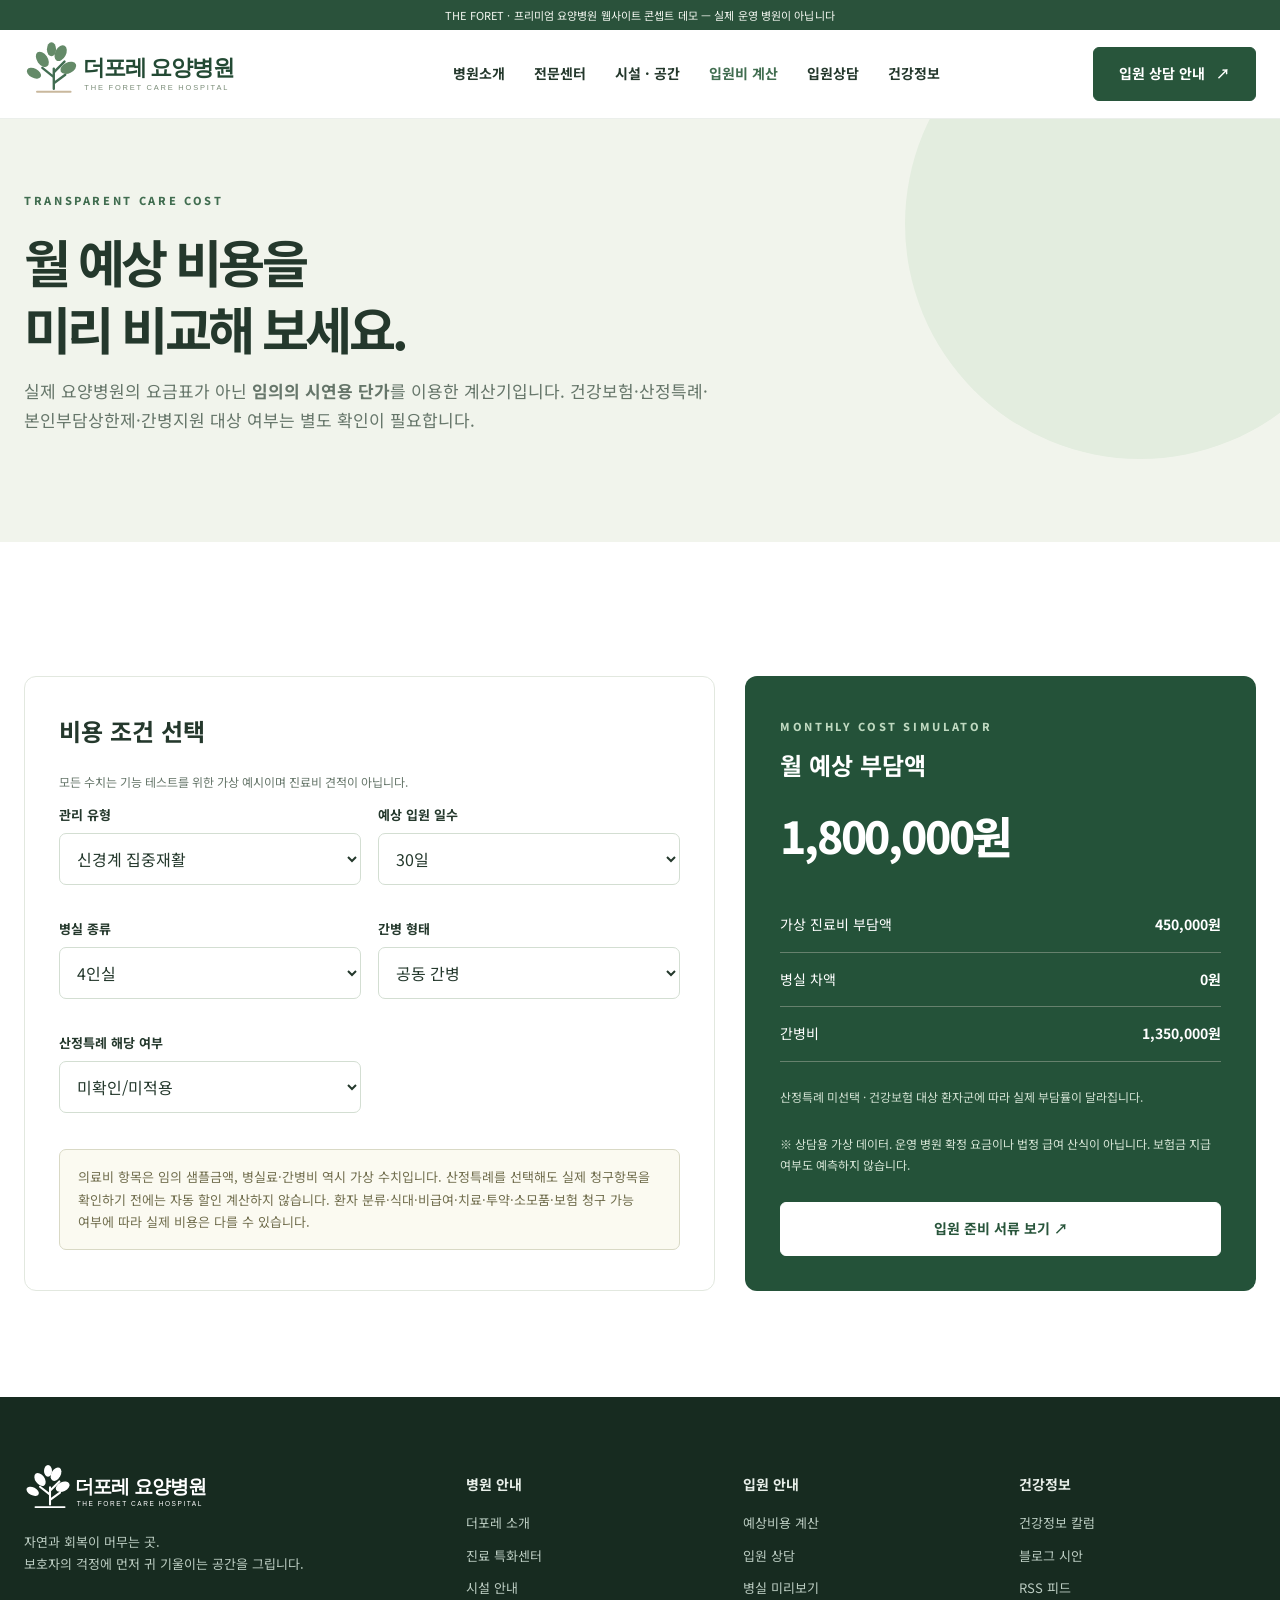
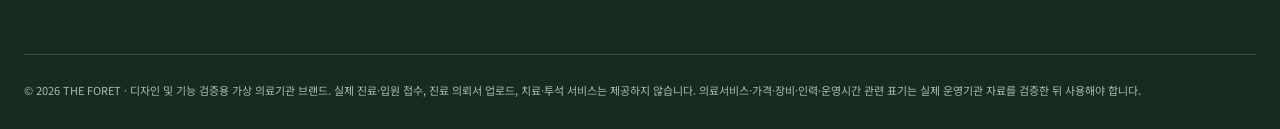
<file: estimate.html>
<!doctype html><html lang="ko"><head><meta charset="utf-8"><meta name="viewport" content="width=device-width,initial-scale=1"><meta name="theme-color" content="#28553b"><title>월 예상 입원비·간병비 계산 | 더포레</title><meta name="description" content="질환·병실·간병 형태별 비용 구성의 차이를 파악하는 시뮬레이션 도구입니다. 실제 요양병원 비용과 다릅니다."><meta name="robots" content="index,follow"><meta name="googlebot" content="index,follow,max-image-preview:large"><link rel="canonical" href="https://fore.lexid.site/estimate.html"><link rel="icon" href="/favicon.svg" type="image/svg+xml"><link rel="manifest" href="/site.webmanifest"><link rel="alternate" type="application/rss+xml" title="더포레 건강정보" href="https://fore.lexid.site/rss.xml"><meta property="og:type" content="website"><meta property="og:site_name" content="더포레 요양병원"><meta property="og:title" content="월 예상 입원비·간병비 계산 | 더포레"><meta property="og:description" content="질환·병실·간병 형태별 비용 구성의 차이를 파악하는 시뮬레이션 도구입니다. 실제 요양병원 비용과 다릅니다."><meta property="og:url" content="https://fore.lexid.site/estimate.html"><meta property="og:image" content="https://fore.lexid.site/assets/og-image.jpg"><meta property="og:image:type" content="image/jpeg"><meta property="og:image:width" content="1200"><meta property="og:image:height" content="630"><meta property="og:image:alt" content="더포레 요양병원 프리미엄 재활·웰니스 브랜드 소개"><meta property="og:locale" content="ko_KR"><meta name="twitter:card" content="summary_large_image"><meta name="twitter:image" content="https://fore.lexid.site/assets/og-image.jpg"><link rel="stylesheet" href="/styles.css"><script defer src="/site.js"></script><script type="application/ld+json">{"@context":"https://schema.org","@type":"WebSite","name":"더포레 요양병원 콘셉트 데모","url":"https://fore.lexid.site","description":"실제 운영 의료기관이 아닌 가상의 웹사이트 템플릿 시안"}</script></head><body data-page="estimate"><header id="site-header" class="header"></header><div class="sr-only"><a href="#main">본문 바로가기</a></div><main id="main">
<section class="page-hero"><div class="wrap"><span class="eyebrow">TRANSPARENT CARE COST</span><h1>월 예상 비용을<br>미리 비교해 보세요.</h1><p>실제 요양병원의 요금표가 아닌 <strong>임의의 시연용 단가</strong>를 이용한 계산기입니다. 건강보험·산정특례·본인부담상한제·간병지원 대상 여부는 별도 확인이 필요합니다.</p></div></section>
<section class="section"><div class="wrap"><div class="estimate-layout"><div class="form-panel"><h2>비용 조건 선택</h2><p class="tiny">모든 수치는 기능 테스트를 위한 가상 예시이며 진료비 견적이 아닙니다.</p><div class="form-grid"><div class="field"><label for="illness">관리 유형</label><select id="illness"><option value="neuro">신경계 집중재활</option><option value="cancer">암 웰니스</option><option value="kidney">신장 건강관리</option><option value="elder">노인성 질환 케어</option></select></div><div class="field"><label for="days">예상 입원 일수</label><select id="days"><option value="15">15일</option><option value="30" selected>30일</option><option value="60">60일</option></select></div><div class="field"><label for="room">병실 종류</label><select id="room"><option value="1">1인실</option><option value="2">2인실</option><option value="4" selected>4인실</option></select></div><div class="field"><label for="care">간병 형태</label><select id="care"><option value="solo">1:1 개인 간병</option><option value="duo">1:2 간병</option><option value="shared" selected>공동 간병</option></select></div><div class="field"><label for="special">산정특례 해당 여부</label><select id="special"><option value="no">미확인/미적용</option><option value="yes">대상자로 등록됨</option></select></div></div><div class="warning">의료비 항목은 임의 샘플금액, 병실료·간병비 역시 가상 수치입니다. 산정특례를 선택해도 실제 청구항목을 확인하기 전에는 자동 할인 계산하지 않습니다. 환자 분류·식대·비급여·치료·투약·소모품·보험 청구 가능 여부에 따라 실제 비용은 다를 수 있습니다.</div></div><div class="result-panel" aria-live="polite"><span class="eyebrow" style="color:#bfd9c0">MONTHLY COST SIMULATOR</span><h2 style="margin:7px 0">월 예상 부담액</h2><div class="big" id="cost-total">계산 중</div><div class="result-line"><span>가상 진료비 부담액</span><strong id="cost-base"></strong></div><div class="result-line"><span>병실 차액</span><strong id="cost-room"></strong></div><div class="result-line"><span>간병비</span><strong id="cost-care"></strong></div><p id="special-note" style="font-size:12px;color:#d0e0d1;margin:25px 0"></p><small>※ 상담용 가상 데이터. 운영 병원 확정 요금이나 법정 급여 산식이 아닙니다. 보험금 지급 여부도 예측하지 않습니다.</small><a class="btn btn-light" style="margin-top:26px;width:100%" href="admission.html">입원 준비 서류 보기 ↗</a></div></div></div></section>
</main><footer id="site-footer" class="footer"></footer></body></html>
</file>
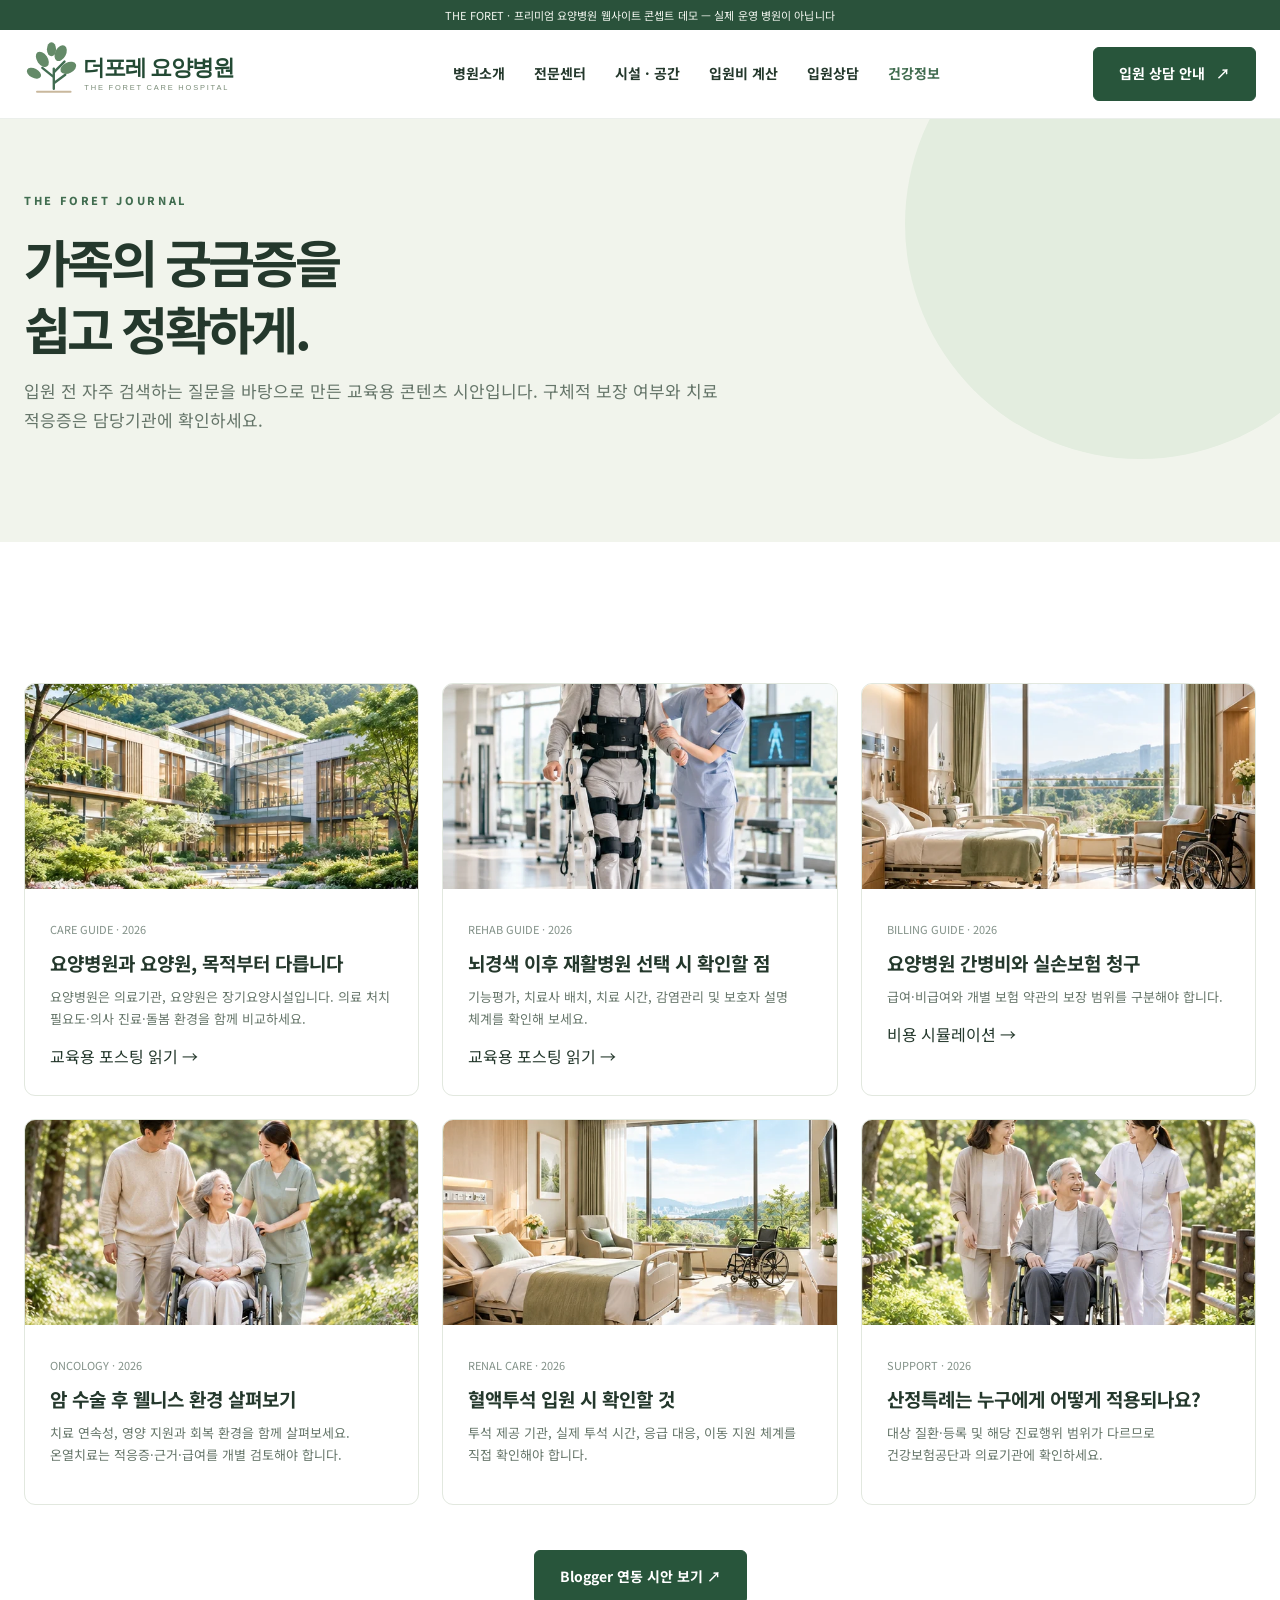
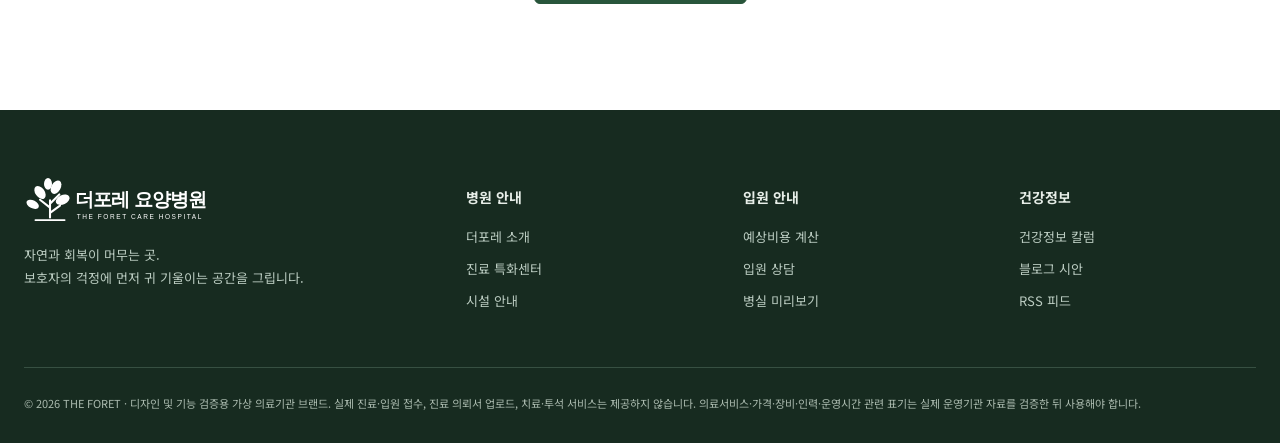
<file: journal.html>
<!doctype html><html lang="ko"><head><meta charset="utf-8"><meta name="viewport" content="width=device-width,initial-scale=1"><meta name="theme-color" content="#28553b"><title>건강정보·소식 | 더포레 요양병원</title><meta name="description" content="2026년 요양병원과 요양원 비교, 집중 재활, 투석, 암 수술 후 비용 및 실손보험 청구 확인 가이드."><meta name="robots" content="index,follow"><meta name="googlebot" content="index,follow,max-image-preview:large"><link rel="canonical" href="https://fore.lexid.site/journal.html"><link rel="icon" href="/favicon.svg" type="image/svg+xml"><link rel="manifest" href="/site.webmanifest"><link rel="alternate" type="application/rss+xml" title="더포레 건강정보" href="https://fore.lexid.site/rss.xml"><meta property="og:type" content="website"><meta property="og:site_name" content="더포레 요양병원"><meta property="og:title" content="건강정보·소식 | 더포레 요양병원"><meta property="og:description" content="2026년 요양병원과 요양원 비교, 집중 재활, 투석, 암 수술 후 비용 및 실손보험 청구 확인 가이드."><meta property="og:url" content="https://fore.lexid.site/journal.html"><meta property="og:image" content="https://fore.lexid.site/assets/og-image.jpg"><meta property="og:image:type" content="image/jpeg"><meta property="og:image:width" content="1200"><meta property="og:image:height" content="630"><meta property="og:image:alt" content="더포레 요양병원 프리미엄 재활·웰니스 브랜드 소개"><meta property="og:locale" content="ko_KR"><meta name="twitter:card" content="summary_large_image"><meta name="twitter:image" content="https://fore.lexid.site/assets/og-image.jpg"><link rel="stylesheet" href="/styles.css"><script defer src="/site.js"></script><script type="application/ld+json">{"@context":"https://schema.org","@type":"WebSite","name":"더포레 요양병원 콘셉트 데모","url":"https://fore.lexid.site","description":"실제 운영 의료기관이 아닌 가상의 웹사이트 템플릿 시안"}</script></head><body data-page="journal"><header id="site-header" class="header"></header><div class="sr-only"><a href="#main">본문 바로가기</a></div><main id="main">
<section class="page-hero"><div class="wrap"><span class="eyebrow">THE FORET JOURNAL</span><h1>가족의 궁금증을<br>쉽고 정확하게.</h1><p>입원 전 자주 검색하는 질문을 바탕으로 만든 교육용 콘텐츠 시안입니다. 구체적 보장 여부와 치료 적응증은 담당기관에 확인하세요.</p></div></section>
<section class="section"><div class="wrap"><div class="post-list"><article class="post"><img src="assets/campus.webp" alt="숲속 시설 콘셉트 AI 이미지"><div class="body"><span class="meta">CARE GUIDE · 2026</span><h3>요양병원과 요양원, 목적부터 다릅니다</h3><p>요양병원은 의료기관, 요양원은 장기요양시설입니다. 의료 처치 필요도·의사 진료·돌봄 환경을 함께 비교하세요.</p><a href="blog.html">교육용 포스팅 읽기 →</a></div></article><article class="post"><img src="assets/robot.webp" alt="재활 AI 이미지"><div class="body"><span class="meta">REHAB GUIDE · 2026</span><h3>뇌경색 이후 재활병원 선택 시 확인할 점</h3><p>기능평가, 치료사 배치, 치료 시간, 감염관리 및 보호자 설명 체계를 확인해 보세요.</p><a href="blog.html">교육용 포스팅 읽기 →</a></div></article><article class="post"><img src="assets/suite.webp" alt="병실 AI 이미지"><div class="body"><span class="meta">BILLING GUIDE · 2026</span><h3>요양병원 간병비와 실손보험 청구</h3><p>급여·비급여와 개별 보험 약관의 보장 범위를 구분해야 합니다.</p><a href="estimate.html">비용 시뮬레이션 →</a></div></article><article class="post"><img src="assets/garden.webp" alt="웰니스 공간 AI 이미지"><div class="body"><span class="meta">ONCOLOGY · 2026</span><h3>암 수술 후 웰니스 환경 살펴보기</h3><p>치료 연속성, 영양 지원과 회복 환경을 함께 살펴보세요. 온열치료는 적응증·근거·급여를 개별 검토해야 합니다.</p></div></article><article class="post"><img src="assets/suite2.webp" alt="병실 공간 AI 이미지"><div class="body"><span class="meta">RENAL CARE · 2026</span><h3>혈액투석 입원 시 확인할 것</h3><p>투석 제공 기관, 실제 투석 시간, 응급 대응, 이동 지원 체계를 직접 확인해야 합니다.</p></div></article><article class="post"><img src="assets/garden2.webp" alt="가족 돌봄 AI 이미지"><div class="body"><span class="meta">SUPPORT · 2026</span><h3>산정특례는 누구에게 어떻게 적용되나요?</h3><p>대상 질환·등록 및 해당 진료행위 범위가 다르므로 건강보험공단과 의료기관에 확인하세요.</p></div></article></div><div class="center" style="margin-top:45px"><a class="btn" href="blog.html">Blogger 연동 시안 보기 ↗</a></div></div></section>
</main><footer id="site-footer" class="footer"></footer></body></html>
</file>
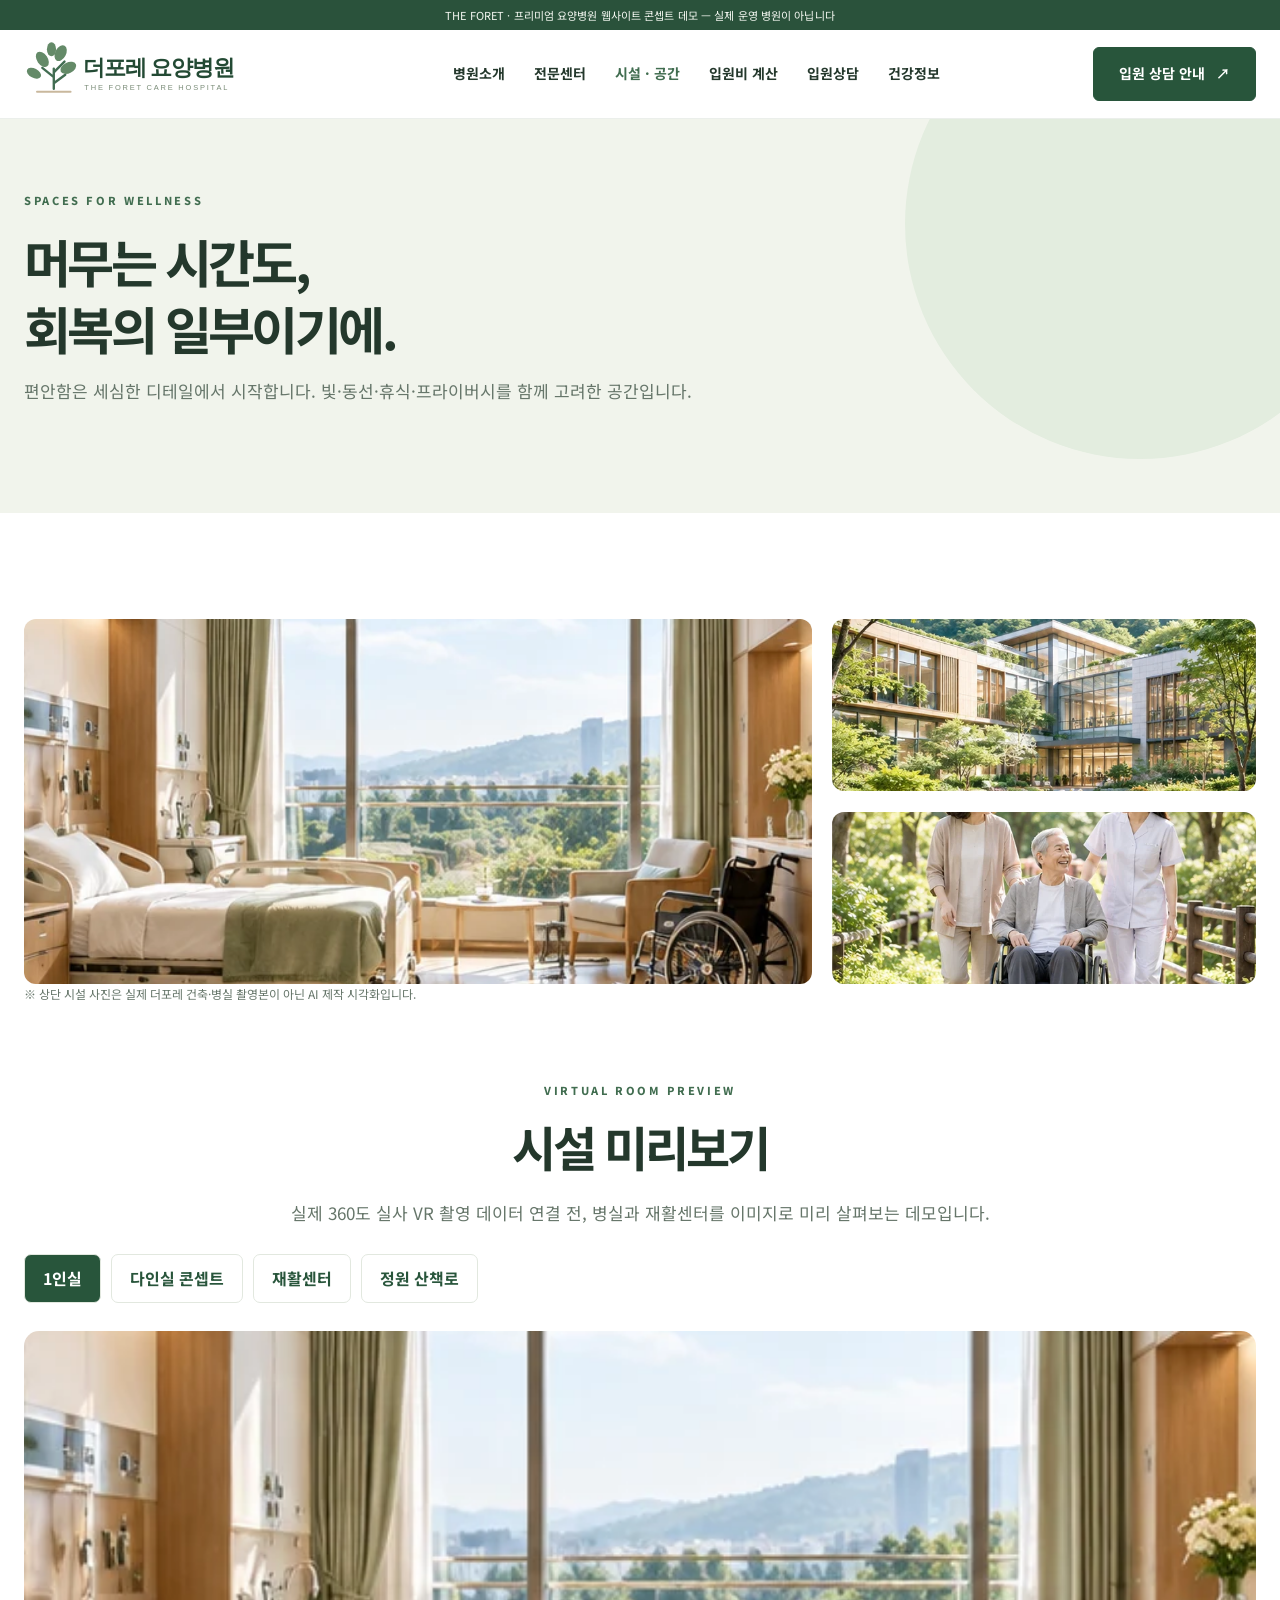
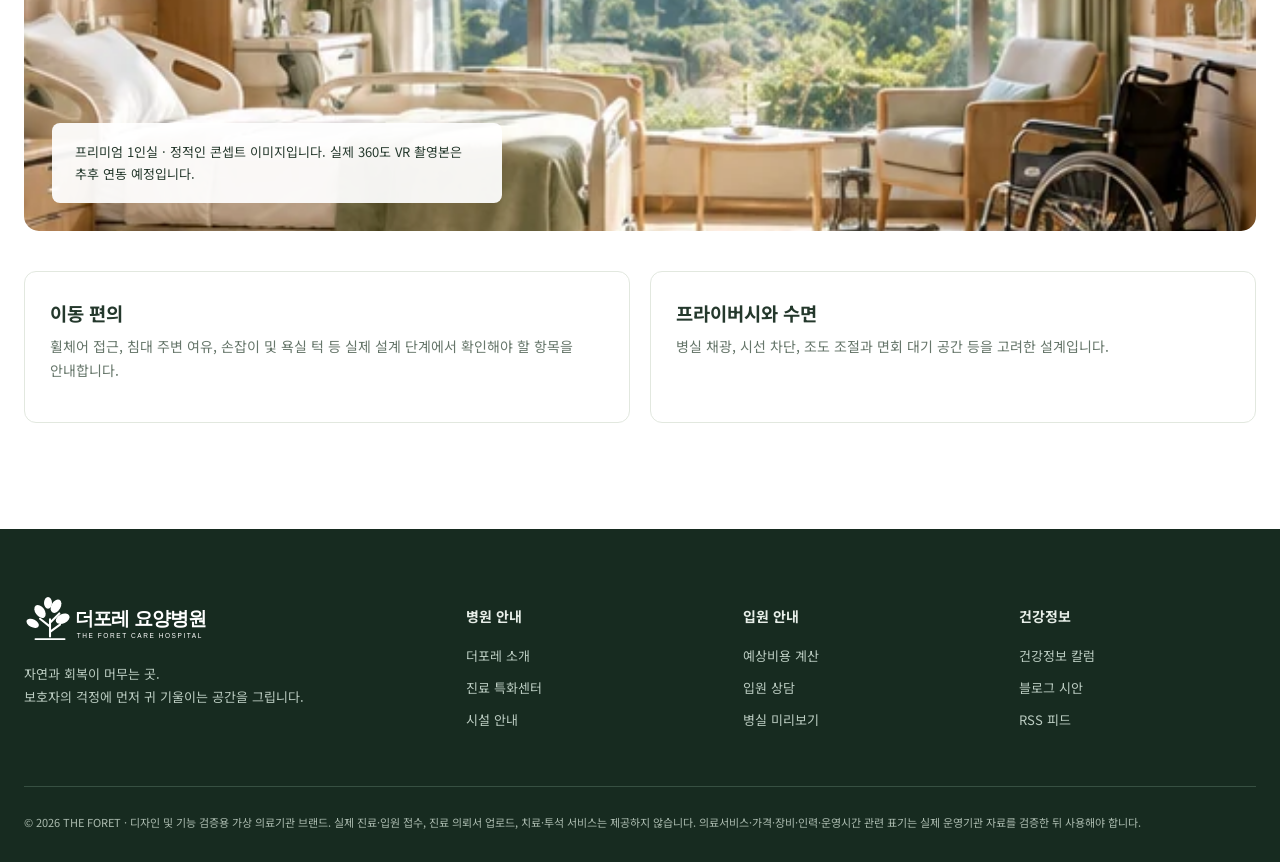
<file: rooms.html>
<!doctype html><html lang="ko"><head><meta charset="utf-8"><meta name="viewport" content="width=device-width,initial-scale=1"><meta name="theme-color" content="#28553b"><title>시설·병실 미리보기 | 더포레 요양병원</title><meta name="description" content="자연 채광·넉넉한 공간·정원 산책로를 갖춘 프리미엄 요양병원 디자인 콘셉트와 VR 도입 계획."><meta name="robots" content="index,follow"><meta name="googlebot" content="index,follow,max-image-preview:large"><link rel="canonical" href="https://fore.lexid.site/rooms.html"><link rel="icon" href="/favicon.svg" type="image/svg+xml"><link rel="manifest" href="/site.webmanifest"><link rel="alternate" type="application/rss+xml" title="더포레 건강정보" href="https://fore.lexid.site/rss.xml"><meta property="og:type" content="website"><meta property="og:site_name" content="더포레 요양병원"><meta property="og:title" content="시설·병실 미리보기 | 더포레 요양병원"><meta property="og:description" content="자연 채광·넉넉한 공간·정원 산책로를 갖춘 프리미엄 요양병원 디자인 콘셉트와 VR 도입 계획."><meta property="og:url" content="https://fore.lexid.site/rooms.html"><meta property="og:image" content="https://fore.lexid.site/assets/og-image.jpg"><meta property="og:image:type" content="image/jpeg"><meta property="og:image:width" content="1200"><meta property="og:image:height" content="630"><meta property="og:image:alt" content="더포레 요양병원 프리미엄 재활·웰니스 브랜드 소개"><meta property="og:locale" content="ko_KR"><meta name="twitter:card" content="summary_large_image"><meta name="twitter:image" content="https://fore.lexid.site/assets/og-image.jpg"><link rel="stylesheet" href="/styles.css"><script defer src="/site.js"></script><script type="application/ld+json">{"@context":"https://schema.org","@type":"WebSite","name":"더포레 요양병원 콘셉트 데모","url":"https://fore.lexid.site","description":"실제 운영 의료기관이 아닌 가상의 웹사이트 템플릿 시안"}</script></head><body data-page="rooms"><header id="site-header" class="header"></header><div class="sr-only"><a href="#main">본문 바로가기</a></div><main id="main">
<section class="page-hero"><div class="wrap"><span class="eyebrow">SPACES FOR WELLNESS</span><h1>머무는 시간도,<br>회복의 일부이기에.</h1><p>편안함은 세심한 디테일에서 시작합니다. 빛·동선·휴식·프라이버시를 함께 고려한 공간입니다.</p></div></section>
<section class="section"><div class="wrap"><div class="photo-grid"><img src="assets/suite.webp" alt="1인 병실 AI 콘셉트"><div class="side"><img src="assets/campus.webp" alt="의료시설 정원 AI 콘셉트"><img src="assets/garden2.webp" alt="정원 산책 보호자와 환자 AI 콘셉트"></div></div><p class="tiny">※ 상단 시설 사진은 실제 더포레 건축·병실 촬영본이 아닌 AI 제작 시각화입니다.</p><div class="center" style="margin-top:70px"><span class="eyebrow">VIRTUAL ROOM PREVIEW</span><h2 class="section-title">시설 미리보기</h2><p class="lead">실제 360도 실사 VR 촬영 데이터 연결 전, 병실과 재활센터를 이미지로 미리 살펴보는 데모입니다.</p></div><div class="tab-menu" role="tablist" aria-label="공간 종류"><button type="button" class="tab" role="tab" aria-selected="true" data-tour="프리미엄 1인실" data-image="suite.webp">1인실</button><button type="button" class="tab" role="tab" aria-selected="false" data-tour="자연채광 병실" data-image="suite2.webp">다인실 콘셉트</button><button type="button" class="tab" role="tab" aria-selected="false" data-tour="재활 치료 공간" data-image="robot.webp">재활센터</button><button type="button" class="tab" role="tab" aria-selected="false" data-tour="하늘정원 콘셉트" data-image="garden.webp">정원 산책로</button></div><div class="tour-view"><img id="tour-image" src="assets/suite.webp" alt="프리미엄 1인실 AI 콘셉트"><div class="tour-note" id="tour-caption">프리미엄 1인실 · 정적인 콘셉트 이미지입니다. 실제 360도 VR 촬영본은 추후 연동 예정입니다.</div></div><div class="two-col-cards"><div class="mini-card"><h3>이동 편의</h3><p>휠체어 접근, 침대 주변 여유, 손잡이 및 욕실 턱 등 실제 설계 단계에서 확인해야 할 항목을 안내합니다.</p></div><div class="mini-card"><h3>프라이버시와 수면</h3><p>병실 채광, 시선 차단, 조도 조절과 면회 대기 공간 등을 고려한 설계입니다.</p></div></div></div></section>
</main><footer id="site-footer" class="footer"></footer></body></html>
</file>
<file: styles.css>
@import url('https://fonts.googleapis.com/css2?family=DM+Serif+Display&family=Noto+Sans+KR:wght@400;500;600;700;800&display=swap');
:root{--ink:#24382c;--forest:#28553b;--forest2:#416d50;--sage:#e9efe6;--sage2:#f1f5ef;--cream:#f9f7f1;--muted:#66766a;--line:#e2e8df;--gold:#ba9b70;--white:#fff;--shadow:0 16px 60px rgba(24,60,38,.10)}*{box-sizing:border-box}html{scroll-behavior:smooth}body{margin:0;background:#fff;color:var(--ink);font:16px/1.7 'Noto Sans KR',sans-serif;word-break:keep-all}a{color:inherit;text-decoration:none}button,input,select,textarea{font:inherit}button{cursor:pointer}img{display:block;max-width:100%}h1,h2,h3,p{margin-top:0}.wrap{width:min(1240px,calc(100% - 48px));margin-inline:auto}.eyebrow{display:inline-block;font-size:11px;letter-spacing:.24em;font-weight:800;color:var(--forest2);text-transform:uppercase}.section{padding:106px 0}.section-soft{background:var(--cream)}.section-sage{background:var(--sage2)}.section-title{font-size:clamp(31px,4vw,48px);font-weight:700;line-height:1.34;letter-spacing:-.065em;margin:12px 0 18px}.lead{font-size:17px;line-height:1.95;color:var(--muted)}.tiny{font-size:12px;color:var(--muted)}.muted{color:var(--muted)}.header{background:rgba(255,255,255,.97);position:sticky;top:0;z-index:40;border-bottom:1px solid #ebefeb;backdrop-filter:blur(14px)}.notice-bar{height:30px;background:#2a523b;color:#f5f8f2;display:flex;align-items:center;justify-content:center;font-size:11px;letter-spacing:.01em}.nav{min-height:88px;display:flex;align-items:center;gap:25px;justify-content:space-between}.brand{width:275px;flex:0 0 auto}.brand img{width:100%}.menu{display:flex;align-items:center;gap:29px;font-weight:700;font-size:14px}.menu a:hover,.menu a[aria-current="page"]{color:var(--forest2)}.btn{border:1px solid var(--forest);background:var(--forest);color:white;padding:14px 25px;min-height:49px;border-radius:6px;font-size:14px;font-weight:700;display:inline-flex;align-items:center;justify-content:center;gap:11px;transition:transform .2s,background .2s}.btn:hover{background:#183f2b;transform:translateY(-1px)}.btn-outline{background:transparent;color:var(--forest)}.btn-outline:hover{color:white}.btn-light{background:white;color:var(--forest);border-color:#fff}.btn-light:hover{background:#eaf1e7;color:var(--forest)}.mobile-toggle{display:none;background:transparent;border:0;font-size:28px;color:var(--forest)}.hero{background:#edf0e7;min-height:650px;display:grid;grid-template-columns:52% 48%;overflow:hidden}.hero-copy{align-self:center;width:min(690px,calc(100% - 90px));margin-left:max(6vw,calc((100vw - 1240px)/2));padding:75px 35px 70px 0}.hero h1{font-size:clamp(40px,4.5vw,69px);line-height:1.3;letter-spacing:-.075em;margin:24px 0 26px;font-weight:700}.hero h1 em{color:#5a8462;font-style:normal}.hero p{font-size:17px;color:#647264;max-width:475px;line-height:2}.hero-image{position:relative;background:url('assets/campus.webp') center/cover}.hero-image:before{content:'';position:absolute;inset:0;background:linear-gradient(90deg,rgba(237,240,231,.13),transparent)}.hero-chip{position:absolute;bottom:35px;left:35px;padding:15px 24px;background:#fffdf7d9;border-radius:8px;backdrop-filter:blur(10px);font-size:13px;font-weight:700;box-shadow:var(--shadow)}.hero-actions{display:flex;flex-wrap:wrap;gap:12px;margin-top:31px}.round-caption{font:italic 20px 'DM Serif Display',serif;letter-spacing:.08em;color:var(--gold)}.pill-row{display:flex;gap:8px;flex-wrap:wrap;margin-top:30px}.pill{font-size:12px;border:1px solid #cddacc;color:var(--forest);padding:5px 12px;border-radius:99px;background:#fafdf8}.stats{display:grid;grid-template-columns:repeat(4,1fr);gap:0;padding:34px 0;background:#fff}.stat{padding:18px 30px;border-right:1px solid #e6ebe5}.stat:last-child{border-right:0}.stat strong{display:block;font-size:21px;color:var(--forest);margin-bottom:4px}.stat small{color:var(--muted)}.center{text-align:center}.center .lead{max-width:750px;margin-inline:auto}.cards{display:grid;grid-template-columns:repeat(4,1fr);gap:19px;margin-top:45px}.card{background:white;border:1px solid var(--line);border-radius:12px;overflow:hidden;transition:box-shadow .2s,transform .2s}.card:hover{transform:translateY(-3px);box-shadow:var(--shadow)}.card img{width:100%;height:195px;object-fit:cover}.card-body{padding:25px 24px 27px}.card h3{font-size:19px;letter-spacing:-.045em;margin:9px 0}.card p{color:var(--muted);font-size:13px;line-height:1.9;min-height:66px}.card a{font-size:13px;color:var(--forest);font-weight:800}.icon-badge{width:44px;height:44px;background:#e5eee2;border-radius:50%;display:grid;place-items:center;color:var(--forest);font-size:20px}.split{display:grid;grid-template-columns:1fr 1fr;gap:70px;align-items:center}.split .photo{border-radius:14px;width:100%;height:450px;object-fit:cover}.checklist{list-style:none;padding:0;margin:28px 0}.checklist li{padding:10px 0;border-bottom:1px solid var(--line)}.checklist li:before{content:'✓';color:var(--forest);font-weight:800;margin-right:12px}.band{background:#214c36;color:#fff;padding:63px 0}.band .wrap{display:flex;justify-content:space-between;align-items:center;gap:35px}.band h2{font-size:33px;line-height:1.5;margin:0}.band p{color:#d5e4d8;margin:9px 0 0}.steps{display:grid;grid-template-columns:repeat(3,1fr);gap:24px;margin-top:45px}.step{padding:30px;background:white;border:1px solid var(--line);border-radius:12px}.step b{font:40px 'DM Serif Display',serif;color:#8fae91}.step h3{margin:17px 0 10px}.step p{color:var(--muted);font-size:14px}.two-col-cards{display:grid;grid-template-columns:repeat(2,1fr);gap:20px;margin-top:40px}.mini-card{background:white;padding:25px;border:1px solid var(--line);border-radius:12px}.mini-card h3{margin-bottom:6px}.mini-card p{font-size:14px;color:var(--muted)}.faq{max-width:800px;margin:40px auto 0}.faq details{border-bottom:1px solid var(--line);padding:20px 0}.faq summary{cursor:pointer;font-weight:700}.faq details p{color:var(--muted);margin:14px 0}.footer{background:#172b20;color:#e7eee8;padding:66px 0 30px}.footer .top{display:grid;grid-template-columns:1.7fr repeat(3,1fr);gap:40px}.footer .logo{filter:brightness(0) invert(1);width:240px}.footer h4{font-size:14px;margin:10px 0 16px}.footer a,.footer p{display:block;font-size:13px;color:#bbccc1;margin:10px 0}.footer a:hover{color:white}.footer .end{margin-top:45px;padding-top:26px;border-top:1px solid #375042;font-size:11px;color:#aabaae}.breadcrumb{font-size:12px;color:#718578;padding:24px 0}.page-hero{background:#f1f4ec;padding:66px 0 90px;position:relative;overflow:hidden}.page-hero:after{content:'';position:absolute;width:470px;height:470px;right:-95px;top:-130px;border-radius:50%;background:#e3eddf}.page-hero .wrap{position:relative;z-index:1}.page-hero h1{font-size:clamp(38px,4vw,57px);line-height:1.3;letter-spacing:-.07em;margin:16px 0}.page-hero p{max-width:700px;color:var(--muted);font-size:17px}.photo-grid{display:grid;grid-template-columns:1.3fr .7fr;gap:20px}.photo-grid img{width:100%;height:365px;object-fit:cover;border-radius:12px}.photo-grid .side{display:grid;gap:20px}.photo-grid .side img{height:172px}.tab-menu{display:flex;gap:10px;flex-wrap:wrap;margin:25px 0 28px}.tab{border:1px solid var(--line);background:white;color:var(--forest);padding:10px 18px;border-radius:7px;font-weight:700}.tab[aria-selected="true"]{background:var(--forest);color:white}.tour-view{height:500px;position:relative;overflow:hidden;border-radius:15px;background:#e9eee6}.tour-view img{width:100%;height:100%;object-fit:cover;transition:object-position .3s}.tour-note{position:absolute;left:28px;bottom:28px;background:#fffE;padding:18px 23px;border-radius:8px;max-width:450px;font-size:13px}.estimate-layout{display:grid;grid-template-columns:1.15fr .85fr;gap:30px;margin-top:28px}.form-panel{border:1px solid var(--line);background:#fff;border-radius:12px;padding:34px}.form-grid{display:grid;grid-template-columns:1fr 1fr;gap:17px}.field{display:flex;flex-direction:column;gap:7px;margin:0 0 16px}.field label{font-size:13px;color:var(--ink);font-weight:700}.field select,.field input,.field textarea{border:1px solid #d3ded2;padding:12px 13px;border-radius:7px;min-height:47px;background:#fff;width:100%;color:var(--ink)}.field :focus-visible{outline:3px solid #b4cab5;outline-offset:1px}.result-panel{background:#245239;color:#fff;border-radius:12px;padding:35px;align-self:start;position:sticky;top:140px}.result-panel .big{font-size:clamp(32px,3.5vw,44px);font-weight:800;letter-spacing:-.05em;margin:12px 0 25px}.result-line{display:flex;justify-content:space-between;gap:20px;font-size:14px;border-bottom:1px solid #66816d;padding:15px 0}.result-line:last-child{border-bottom:0}.result-panel small{display:block;color:#d6e5d6;font-size:12px;line-height:1.8}.warning{border:1px solid #d9d9c5;border-radius:7px;background:#fbfaf1;padding:16px 18px;font-size:13px;color:#716e4e;margin-top:20px}.upload-box{border:2px dashed #aec6af;background:#f8fbf6;border-radius:12px;text-align:center;padding:35px 20px}.upload-box strong{display:block;margin:10px 0}.upload-box input{max-width:100%;font-size:13px}.post-list{display:grid;grid-template-columns:repeat(3,1fr);gap:23px;margin-top:35px}.post{border:1px solid var(--line);border-radius:11px;overflow:hidden;background:white}.post img{width:100%;height:205px;object-fit:cover}.post .body{padding:25px}.post h3{font-size:19px;line-height:1.5;margin:8px 0}.post p{color:var(--muted);font-size:13px}.post .meta{color:#829188;font-size:11px}.quote{font-family:'DM Serif Display',serif;font-size:30px;color:var(--forest);line-height:1.5}.blog-brand{display:flex;align-items:center;gap:13px}.blog-brand .b{background:#fb7c18;color:#fff;font-weight:800;border-radius:10px;width:34px;height:34px;display:grid;place-items:center}.blog-list{display:grid;grid-template-columns:1.45fr .55fr;gap:36px}.blog-entry{display:block;padding:30px 0;border-bottom:1px solid var(--line)}.blog-entry img{height:240px;width:100%;object-fit:cover;border-radius:10px;margin-bottom:18px}.blog-entry h2{font-size:27px;letter-spacing:-.05em}.blog-side{background:#f5f7f3;border-radius:12px;padding:25px;align-self:start}.blog-side a{display:block;border-bottom:1px solid var(--line);padding:10px 0;font-size:13px}.error{color:#bd3d35}.sr-only{position:absolute;width:1px;height:1px;overflow:hidden;clip:rect(0,0,0,0)}:focus-visible{outline:3px solid #9cc2a4;outline-offset:3px}@media(max-width:1100px){.menu{gap:16px}.brand{width:232px}.cards{grid-template-columns:repeat(2,1fr)}.hero-copy{margin-left:6vw}.footer .top{grid-template-columns:1.5fr repeat(3,1fr);gap:20px}}@media(max-width:850px){.menu{display:none;position:absolute;top:118px;left:0;right:0;background:white;padding:24px;flex-direction:column;align-items:stretch;box-shadow:var(--shadow)}.menu.open{display:flex}.mobile-toggle{display:block}.nav>.btn{display:none}.hero{display:flex;flex-direction:column-reverse}.hero-image{height:360px}.hero-copy{width:calc(100% - 48px);margin:0 auto;padding:55px 0 65px}.stats{grid-template-columns:repeat(2,1fr)}.stat:nth-child(2){border-right:0}.split,.estimate-layout,.blog-list{grid-template-columns:1fr}.steps{grid-template-columns:1fr}.band .wrap{flex-direction:column;align-items:flex-start}.result-panel{position:static}.footer .top{grid-template-columns:repeat(2,1fr)}.photo-grid{grid-template-columns:1fr}.photo-grid .side{grid-template-columns:1fr 1fr}.photo-grid .side img{height:180px}}@media(max-width:550px){.wrap{width:calc(100% - 34px)}.nav{min-height:70px}.menu{top:100px}.brand{width:214px}.section{padding:65px 0}.hero-image{height:265px}.hero h1{font-size:37px}.hero-copy{width:calc(100% - 36px)}.section-title{font-size:31px}.stats{padding:17px 0}.stat{padding:18px}.stat strong{font-size:16px}.cards,.post-list,.two-col-cards,.form-grid,.footer .top{grid-template-columns:1fr}.card img{height:215px}.split{gap:33px}.split .photo{height:290px}.form-panel,.result-panel{padding:22px}.tour-view{height:360px}.tour-note{left:12px;right:12px;bottom:12px;padding:12px}.page-hero{padding:40px 0 57px}.band h2{font-size:27px}.blog-entry h2{font-size:22px}}
</file>
